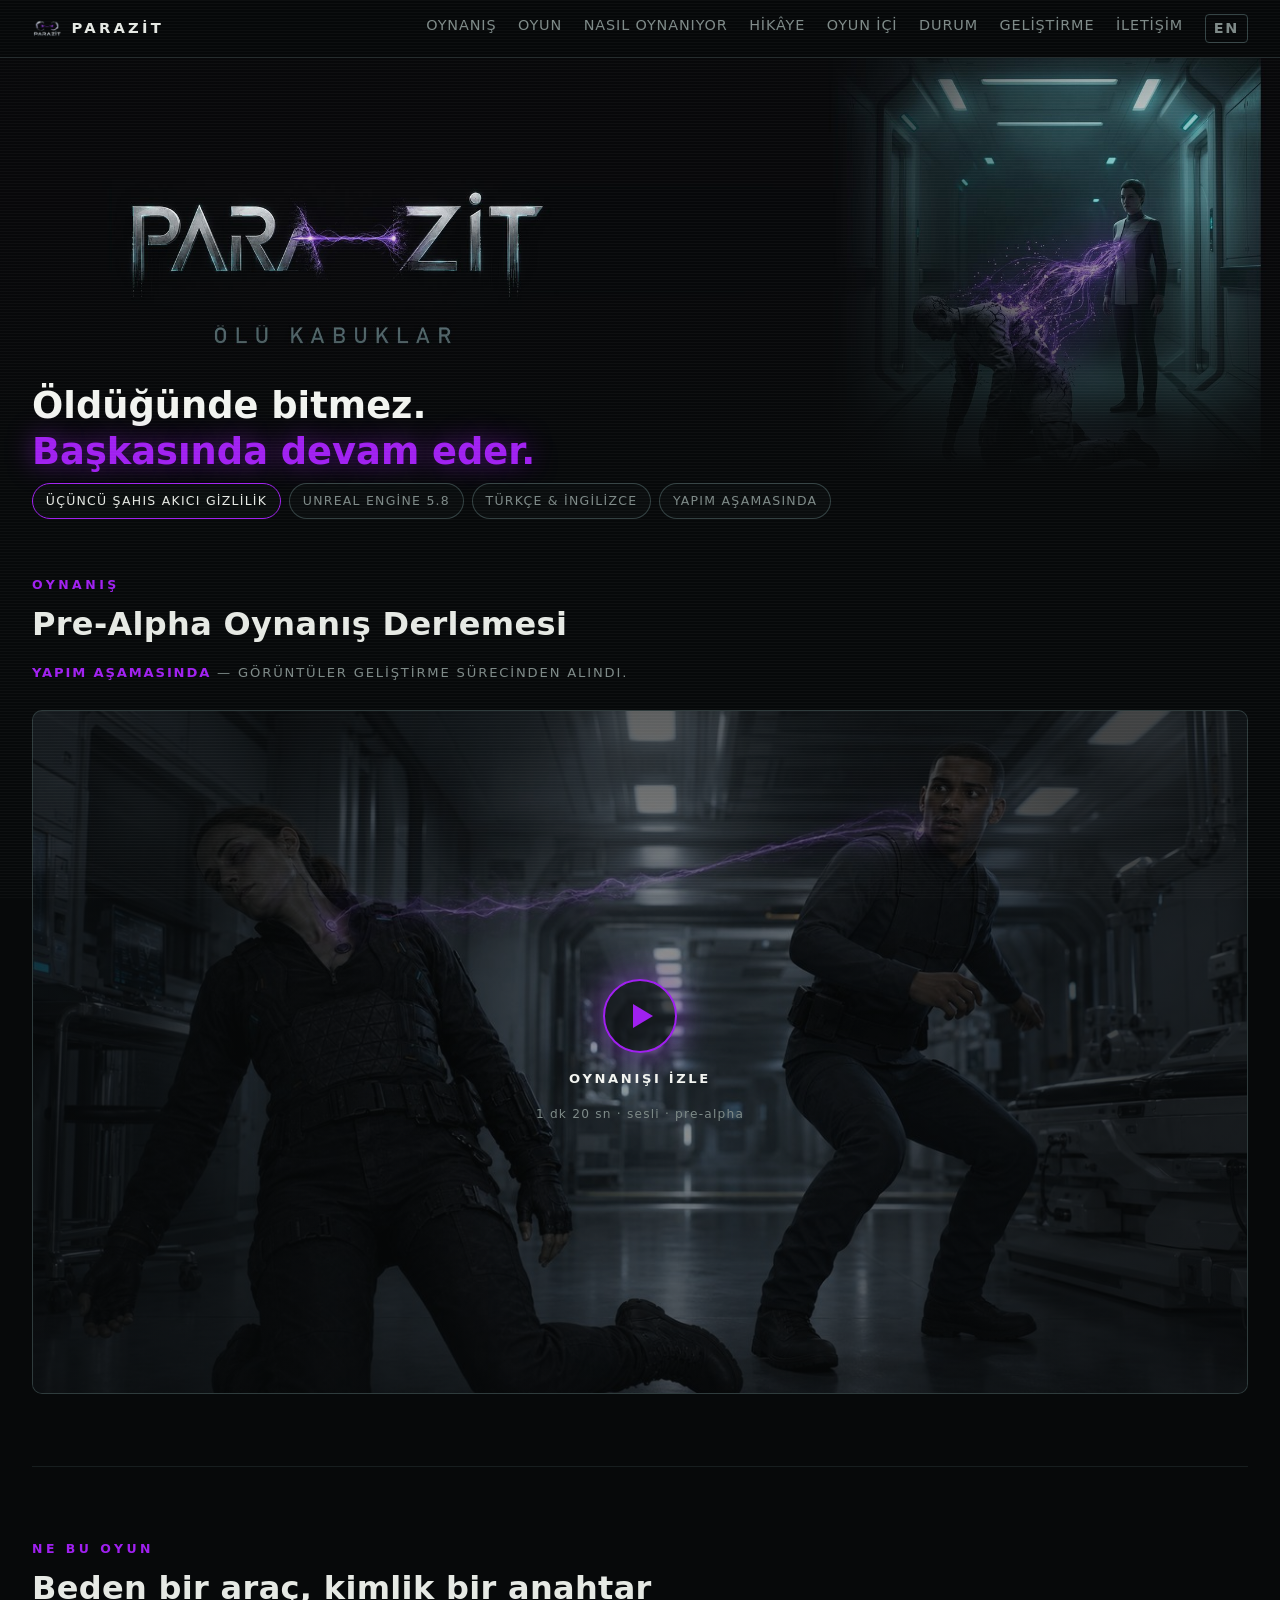
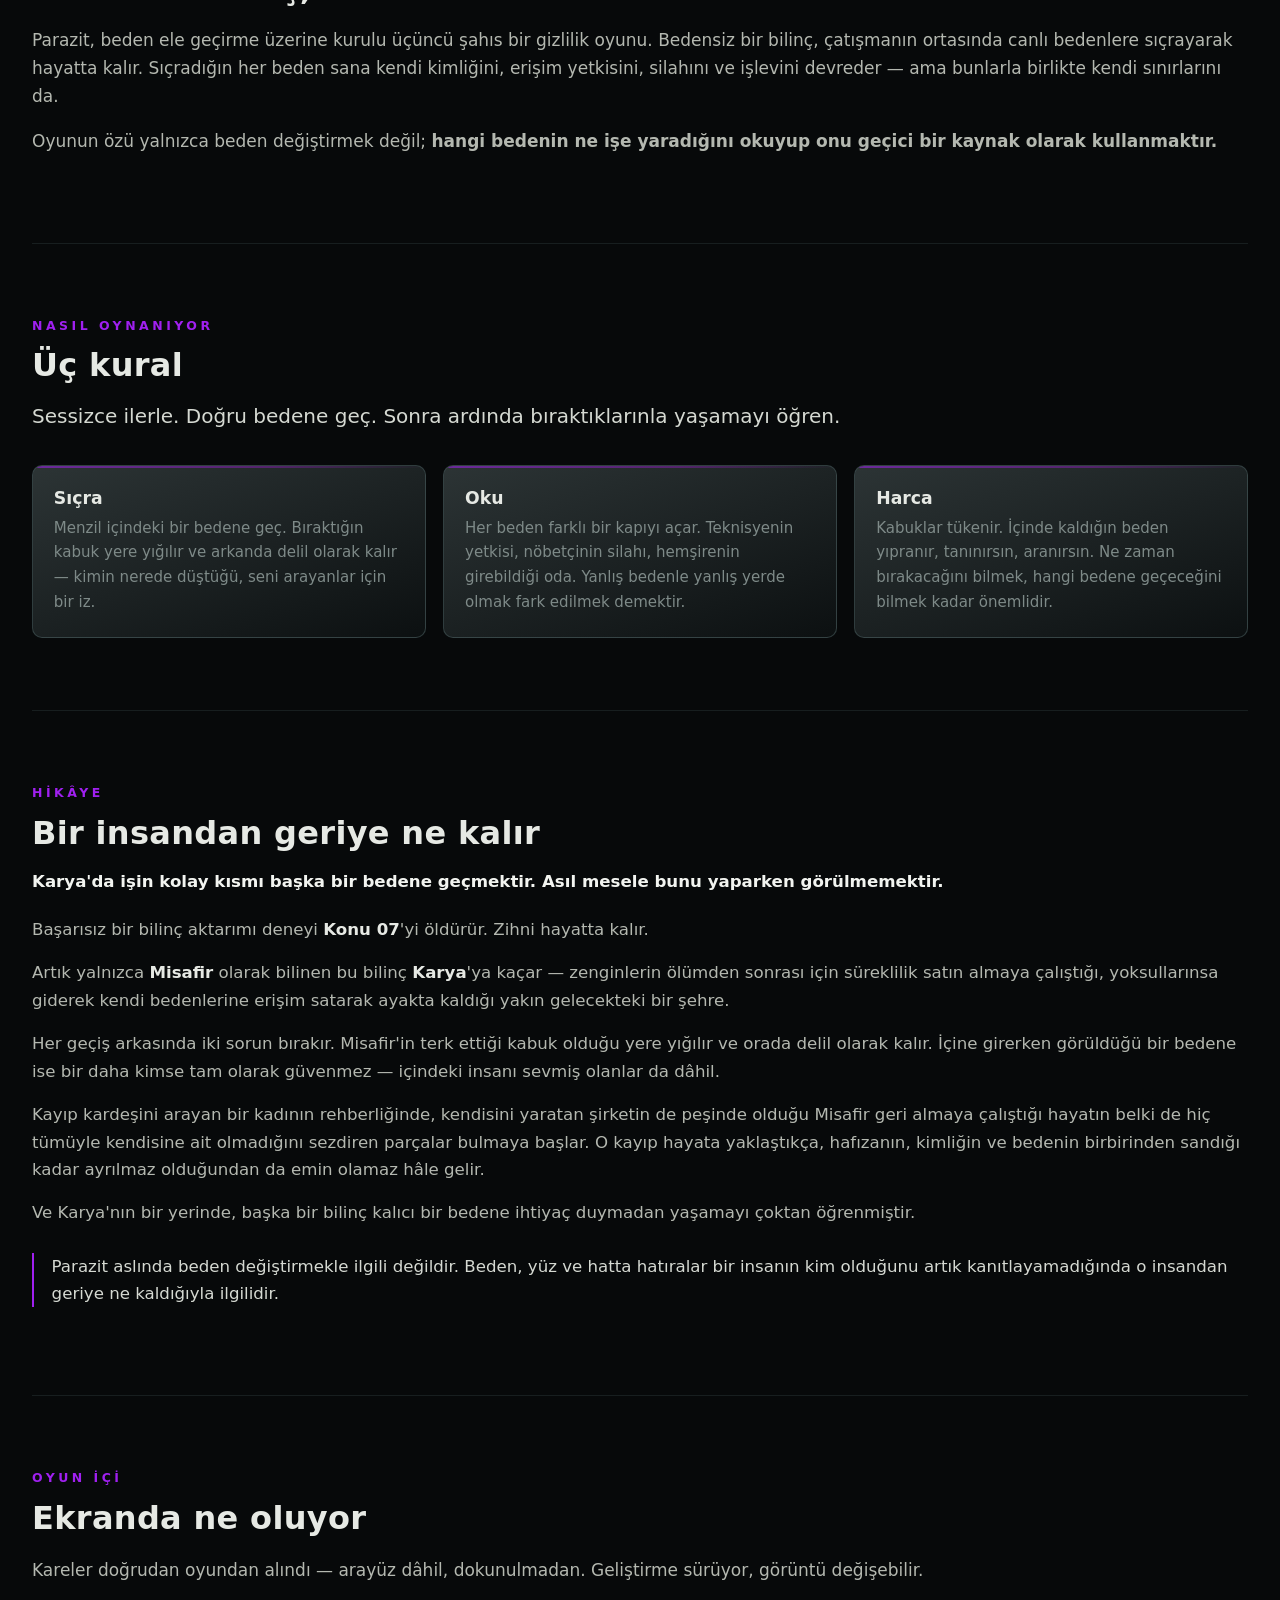
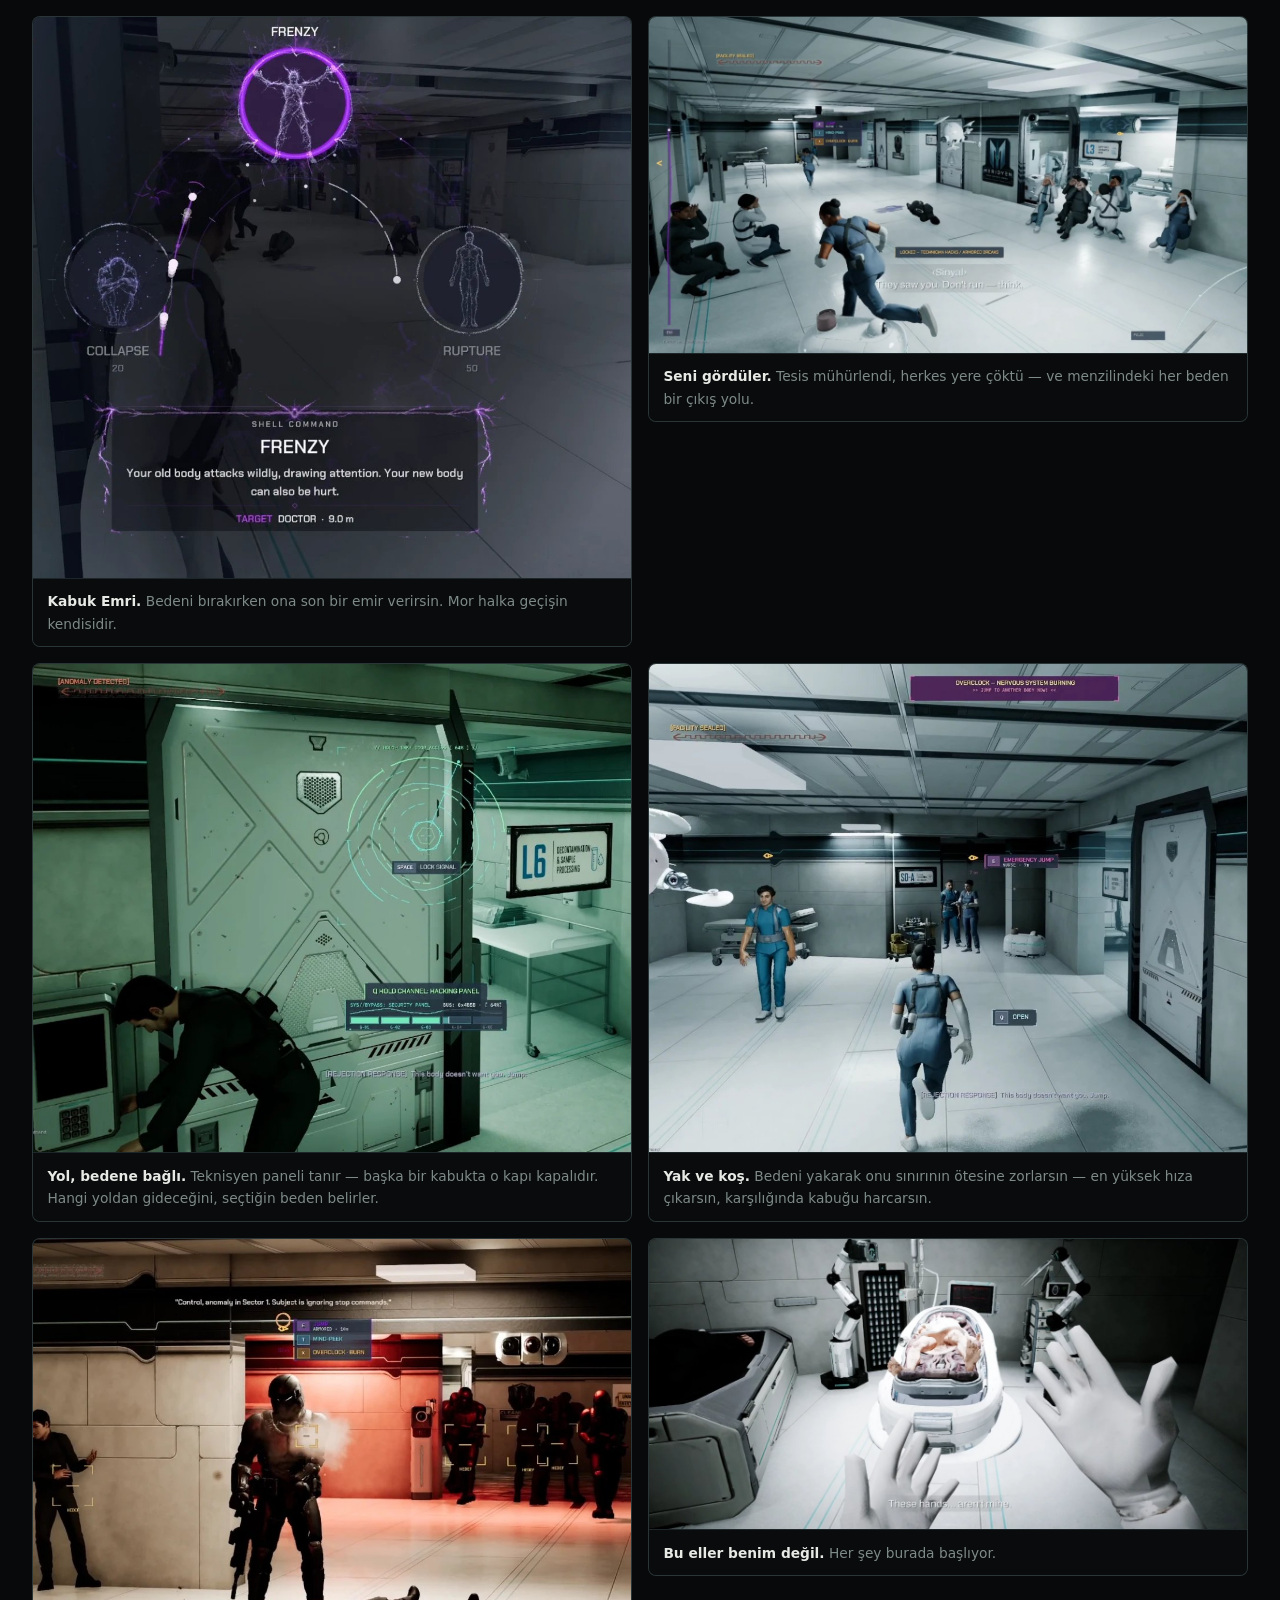
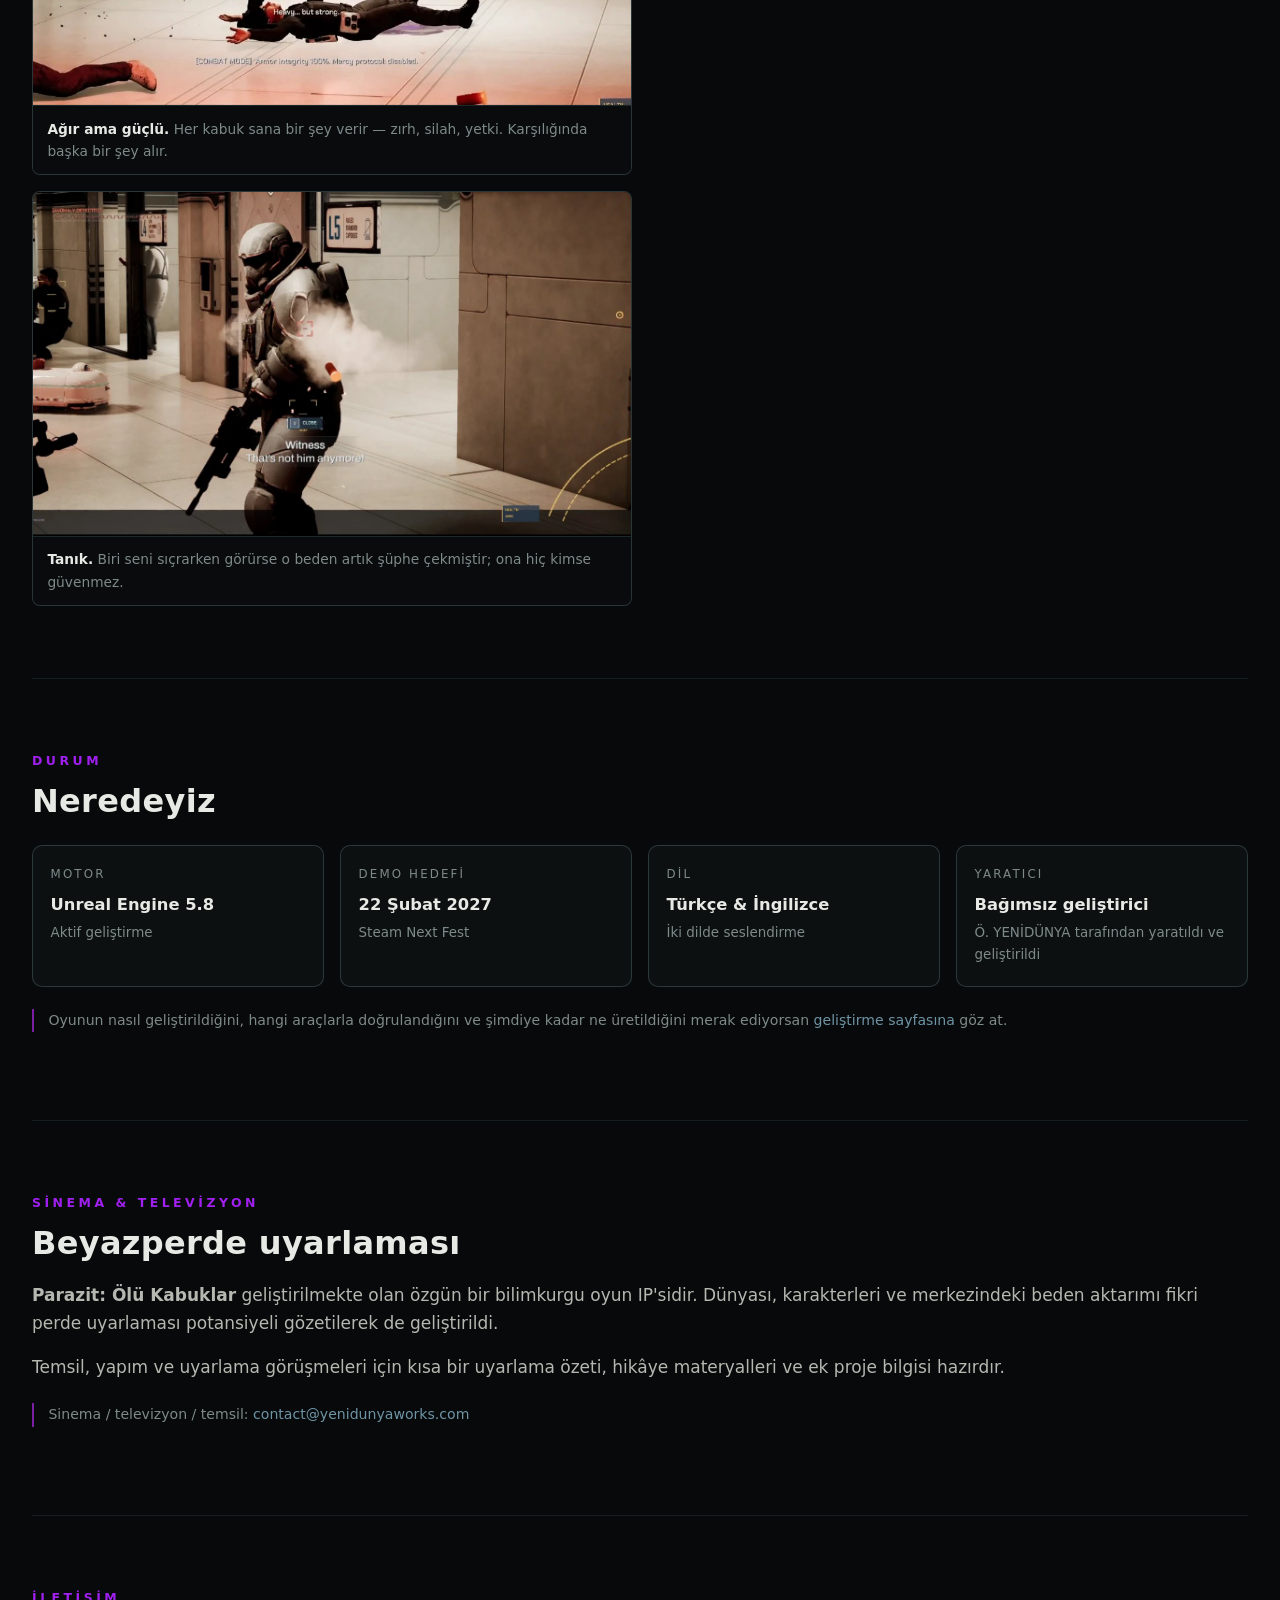
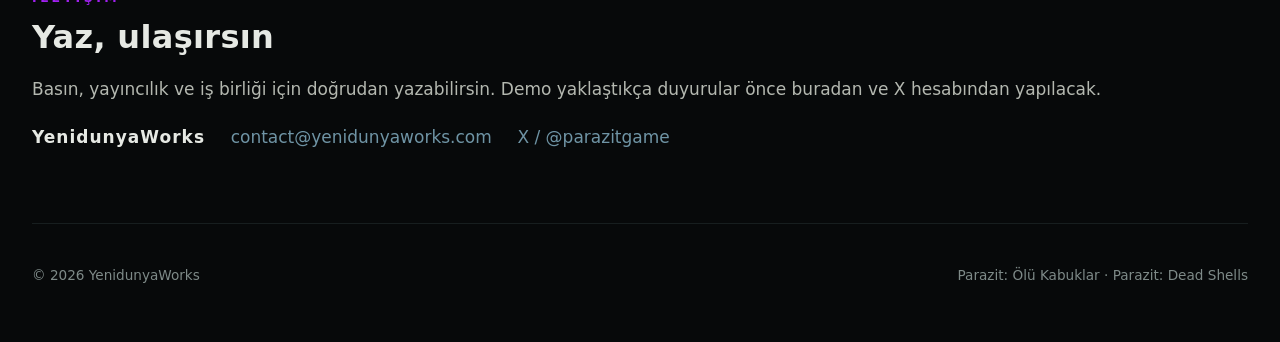
<file: index.html>
<!doctype html>
<html lang="tr">
  <head>
    <meta charset="utf-8">
    <meta name="viewport" content="width=device-width, initial-scale=1">
    <title>Parazit: Ölü Kabuklar</title>
    <meta name="description" content="Parazit: Ölü Kabuklar — beden ele geçirme üzerine kurulu üçüncü şahıs gizlilik oyunu. Unreal Engine 5.8.">
    <meta name="theme-color" content="#07090A">
    <link rel="icon" href="gorsel/favicon-32.png" sizes="32x32">
    <link rel="apple-touch-icon" href="gorsel/apple-touch-icon.png">
    <meta property="og:title" content="Parazit: Ölü Kabuklar">
    <meta property="og:description" content="Öldüğünde bitmez. Başkasında devam eder.">
    <meta property="og:image" content="https://yenidunyaworks.com/gorsel/hero.jpg">
    <meta property="og:url" content="https://yenidunyaworks.com/">
    <meta property="og:type" content="website">
    <meta name="twitter:card" content="summary_large_image">
    <link rel="canonical" href="https://yenidunyaworks.com/">
    <link rel="alternate" hreflang="tr" href="https://yenidunyaworks.com/">
    <link rel="alternate" hreflang="en" href="https://yenidunyaworks.com/en/">
    <link rel="alternate" hreflang="x-default" href="https://yenidunyaworks.com/en/">
    <link rel="stylesheet" href="style.css?v=20261011b">
    <!-- Cloudflare Web Analytics -->
    <script type='module' src='https://static.cloudflareinsights.com/beacon.min.js' data-cf-beacon='{"token": "b5ee09957ade4e6d9fecace0fcfb5eaa"}'></script>
  </head>
  <body>

    <header class="site-header">
      <div class="header-ic">
        <a class="marka" href="#ana" aria-label="Parazit: Ölü Kabuklar — ana sayfa">
          <img src="gorsel/amblem.png" alt="" width="30" height="30">
          <span>Parazit</span>
        </a>
        <nav aria-label="Sayfa bölümleri">
          <a href="#video">Oynanış</a>
          <a href="#oyun">Oyun</a>
          <a href="#nasil">Nasıl oynanıyor</a>
          <a href="#hikaye">Hikâye</a>
          <a href="#oyunici">Oyun içi</a>
          <a href="#durum">Durum</a>
          <a href="gelistirme.html">Geliştirme</a>
          <a href="#iletisim">İletişim</a>
          <a class="dil" href="en/" hreflang="en" lang="en">EN</a>
        </nav>
      </div>
    </header>

    <main>

      <section class="hero" id="ana" aria-labelledby="oyun-adi">
        <div class="hero-gorsel">
          <img src="gorsel/hero.jpg"
               alt="Parazit: Ölü Kabuklar — karanlık bir tesis koridorunda çöken bir bedenden mor bir ışık akımı yükseliyor"
               width="2200" height="710" fetchpriority="high">
        </div>
        <div class="hero-alt">
          <h1 id="oyun-adi" class="hero-cizgi">
            Öldüğünde bitmez.<br><span class="vurgu">Başkasında devam eder.</span>
          </h1>
          <div class="rozetler">
            <span class="rozet one">Üçüncü şahıs akıcı gizlilik</span>
            <span class="rozet">Unreal Engine 5.8</span>
            <span class="rozet">Türkçe &amp; İngilizce</span>
            <span class="rozet">Yapım aşamasında</span>
          </div>
        </div>
      </section>

      <section class="bolum video-bolum" id="video" aria-labelledby="video-baslik">
        <p class="ust-etiket">Oynanış</p>
        <h2 id="video-baslik">Pre-Alpha Oynanış Derlemesi</h2>
        <p class="video-altbilgi"><b>Yapım aşamasında</b> — görüntüler geliştirme sürecinden alındı.</p>
        <div class="video-kutu" role="button" tabindex="0" data-baslik="Parazit: Ölü Kabuklar — oynanış videosu">
          <img src="gorsel/video-poster.jpg?v=20261011b" alt="Bir sağlık odasında yere çöken kadından arkasında çömelen adama sıçrayan mor akım" width="1280" height="720" loading="lazy">
          <span class="video-oynat">
            <span class="daire" aria-hidden="true"></span>
            <span class="etiket">Oynanışı izle</span>
            <span class="sure">1 dk 20 sn · sesli · pre-alpha</span>
          </span>
        </div>
      </section>

      <section class="bolum" id="oyun" aria-labelledby="oyun-baslik">
        <p class="ust-etiket">Ne bu oyun</p>
        <h2 id="oyun-baslik">Beden bir araç, kimlik bir anahtar</h2>
        <div>
          <article>
            <p>Parazit, beden ele geçirme üzerine kurulu üçüncü şahıs bir gizlilik oyunu. Bedensiz bir bilinç, çatışmanın ortasında canlı bedenlere sıçrayarak hayatta kalır. Sıçradığın her beden sana kendi kimliğini, erişim yetkisini, silahını ve işlevini devreder — ama bunlarla birlikte kendi sınırlarını da.</p>
            <p>Oyunun özü yalnızca beden değiştirmek değil; <strong>hangi bedenin ne işe yaradığını okuyup onu geçici bir kaynak olarak kullanmaktır.</strong></p>
          </article>
        </div>
      </section>

      <section class="bolum" id="nasil" aria-labelledby="nasil-baslik">
        <p class="ust-etiket">Nasıl oynanıyor</p>
        <h2 id="nasil-baslik">Üç kural</h2>
        <p class="kural-giris">Sessizce ilerle. Doğru bedene geç. Sonra ardında bıraktıklarınla yaşamayı öğren.</p>
        <div class="kartlar">
          <article class="kart">
            <h3>Sıçra</h3>
            <p>Menzil içindeki bir bedene geç. Bıraktığın kabuk yere yığılır ve arkanda delil olarak kalır — kimin nerede düştüğü, seni arayanlar için bir iz.</p>
          </article>
          <article class="kart">
            <h3>Oku</h3>
            <p>Her beden farklı bir kapıyı açar. Teknisyenin yetkisi, nöbetçinin silahı, hemşirenin girebildiği oda. Yanlış bedenle yanlış yerde olmak fark edilmek demektir.</p>
          </article>
          <article class="kart">
            <h3>Harca</h3>
            <p>Kabuklar tükenir. İçinde kaldığın beden yıpranır, tanınırsın, aranırsın. Ne zaman bırakacağını bilmek, hangi bedene geçeceğini bilmek kadar önemlidir.</p>
          </article>
        </div>
      </section>


      <section class="bolum" id="hikaye" aria-labelledby="hikaye-baslik">
        <p class="ust-etiket">Hikâye</p>
        <h2 id="hikaye-baslik">Bir insandan geriye ne kalır</h2>
        <div class="hikaye">
          <p class="hikaye-acilis">Karya'da işin kolay kısmı başka bir bedene geçmektir. Asıl mesele bunu yaparken görülmemektir.</p>
          <p>Başarısız bir bilinç aktarımı deneyi <b>Konu 07</b>'yi öldürür. Zihni hayatta kalır.</p>
          <p>Artık yalnızca <b>Misafir</b> olarak bilinen bu bilinç <b>Karya</b>'ya kaçar — zenginlerin ölümden sonrası için süreklilik satın almaya çalıştığı, yoksullarınsa giderek kendi bedenlerine erişim satarak ayakta kaldığı yakın gelecekteki bir şehre.</p>
          <p>Her geçiş arkasında iki sorun bırakır. Misafir'in terk ettiği kabuk olduğu yere yığılır ve orada delil olarak kalır. İçine girerken görüldüğü bir bedene ise bir daha kimse tam olarak güvenmez — içindeki insanı sevmiş olanlar da dâhil.</p>
          <p>Kayıp kardeşini arayan bir kadının rehberliğinde, kendisini yaratan şirketin de peşinde olduğu Misafir geri almaya çalıştığı hayatın belki de hiç tümüyle kendisine ait olmadığını sezdiren parçalar bulmaya başlar. O kayıp hayata yaklaştıkça, hafızanın, kimliğin ve bedenin birbirinden sandığı kadar ayrılmaz olduğundan da emin olamaz hâle gelir.</p>
          <p>Ve Karya'nın bir yerinde, başka bir bilinç kalıcı bir bedene ihtiyaç duymadan yaşamayı çoktan öğrenmiştir.</p>
          <p class="hikaye-kapanis">Parazit aslında beden değiştirmekle ilgili değildir. Beden, yüz ve hatta hatıralar bir insanın kim olduğunu artık kanıtlayamadığında o insandan geriye ne kaldığıyla ilgilidir.</p>
        </div>
      </section>

      <section class="bolum" id="oyunici" aria-labelledby="oyunici-baslik">
        <p class="ust-etiket">Oyun içi</p>
        <h2 id="oyunici-baslik">Ekranda ne oluyor</h2>
        <p>Kareler doğrudan oyundan alındı — arayüz dâhil, dokunulmadan. Geliştirme sürüyor, görüntü değişebilir.</p>
        <div class="oyun-izgara">
          <figure class="oyun-kare">
            <img src="gorsel/oyun-1.jpg" alt="Kabuk Emri radial menüsü: Çök, Çıldır ve Yarıl seçenekleri mor bir halka içinde" loading="lazy" width="1052" height="986">
            <figcaption><b>Kabuk Emri.</b> Bedeni bırakırken ona son bir emir verirsin. Mor halka geçişin kendisidir.</figcaption>
          </figure>
          <figure class="oyun-kare">
            <img src="gorsel/oyun-2.jpg" alt="Panik hâlindeki laboratuvar koridoru, çömelmiş insanlar, açık sıçrama menüsü" loading="lazy" width="1280" height="718">
            <figcaption><b>Seni gördüler.</b> Tesis mühürlendi, herkes yere çöktü — ve menzilindeki her beden bir çıkış yolu.</figcaption>
          </figure>
          <figure class="oyun-kare">
            <img src="gorsel/oyun-7.jpg" alt="Teknisyen bedeninde bir güvenlik paneli hackleniyor, kapı erişimi yüzde 64" loading="lazy" width="1037" height="846">
            <figcaption><b>Yol, bedene bağlı.</b> Teknisyen paneli tanır — başka bir kabukta o kapı kapalıdır. Hangi yoldan gideceğini, seçtiğin beden belirler.</figcaption>
          </figure>
          <figure class="oyun-kare">
            <img src="gorsel/oyun-3.jpg" alt="Aşırı yüklenme uyarısı: sinir sistemi yanıyor, hemen başka bir bedene sıçra" loading="lazy" width="1109" height="905">
            <figcaption><b>Yak ve koş.</b> Bedeni yakarak onu sınırının ötesine zorlarsın — en yüksek hıza çıkarsın, karşılığında kabuğu harcarsın.</figcaption>
          </figure>
          <figure class="oyun-kare">
            <img src="gorsel/oyun-4.jpg" alt="Kırmızı alarm ışığı altında zırhlı bir beden, yerde bir ceset" loading="lazy" width="1016" height="792">
            <figcaption><b>Ağır ama güçlü.</b> Her kabuk sana bir şey verir — zırh, silah, yetki. Karşılığında başka bir şey alır.</figcaption>
          </figure>
          <figure class="oyun-kare">
            <img src="gorsel/oyun-5.jpg" alt="Birinci şahıs bakışla iki el, karşıda açık bir transfer kapsülü" loading="lazy" width="1280" height="621">
            <figcaption><b>Bu eller benim değil.</b> Her şey burada başlıyor.</figcaption>
          </figure>
          <figure class="oyun-kare">
            <img src="gorsel/oyun-6.jpg" alt="Silahlı zırhlı asker, yanında tanık altyazısı" loading="lazy" width="1280" height="736">
            <figcaption><b>Tanık.</b> Biri seni sıçrarken görürse o beden artık şüphe çekmiştir; ona hiç kimse güvenmez.</figcaption>
          </figure>
        </div>
      </section>

      <section class="bolum" id="durum" aria-labelledby="durum-baslik">
        <p class="ust-etiket">Durum</p>
        <h2 id="durum-baslik">Neredeyiz</h2>
        <dl class="durum-izgara">
          <div class="durum-kutu">
            <dt>Motor</dt>
            <dd>Unreal Engine 5.8<small>Aktif geliştirme</small></dd>
          </div>
          <div class="durum-kutu">
            <dt>Demo hedefi</dt>
            <dd>22 Şubat 2027<small>Steam Next Fest</small></dd>
          </div>
          <div class="durum-kutu">
            <dt>Dil</dt>
            <dd>Türkçe &amp; İngilizce<small>İki dilde seslendirme</small></dd>
          </div>
          <div class="durum-kutu">
            <dt>Yaratıcı</dt>
            <dd>Bağımsız geliştirici<small>Ö. YENİDÜNYA tarafından yaratıldı ve geliştirildi</small></dd>
          </div>
        </dl>
        <p class="not">Oyunun nasıl geliştirildiğini, hangi araçlarla doğrulandığını ve şimdiye kadar ne üretildiğini merak ediyorsan <a href="gelistirme.html">geliştirme sayfasına</a> göz at.</p>
      </section>


      <section class="bolum" id="perde" aria-labelledby="perde-baslik">
        <p class="ust-etiket">Sinema &amp; televizyon</p>
        <h2 id="perde-baslik">Beyazperde uyarlaması</h2>
        <p><b>Parazit: Ölü Kabuklar</b> geliştirilmekte olan özgün bir bilimkurgu oyun IP'sidir. Dünyası, karakterleri ve merkezindeki beden aktarımı fikri perde uyarlaması potansiyeli gözetilerek de geliştirildi.</p>
        <p>Temsil, yapım ve uyarlama görüşmeleri için kısa bir uyarlama özeti, hikâye materyalleri ve ek proje bilgisi hazırdır.</p>
        <p class="not">Sinema / televizyon / temsil: <a href="mailto:contact@yenidunyaworks.com">contact@yenidunyaworks.com</a></p>
      </section>

      <section class="bolum" id="iletisim" aria-labelledby="iletisim-baslik">
        <p class="ust-etiket">İletişim</p>
        <h2 id="iletisim-baslik">Yaz, ulaşırsın</h2>
        <p>Basın, yayıncılık ve iş birliği için doğrudan yazabilirsin. Demo yaklaştıkça duyurular önce buradan ve X hesabından yapılacak.</p>
        <div class="iletisim-satir">
          <span class="studyo">YenidunyaWorks</span>
          <a href="mailto:contact@yenidunyaworks.com">contact@yenidunyaworks.com</a>
          <a href="https://x.com/parazitgame" rel="me noopener">X / @parazitgame</a>
        </div>
      </section>

    </main>

    <footer>
      <span>© 2026 YenidunyaWorks</span>
      <span>Parazit: Ölü Kabuklar · Parazit: Dead Shells</span>
    </footer>


    <script>
      document.querySelectorAll('.video-kutu').forEach(function (kutu) {
        kutu.addEventListener('click', function () {
          if (kutu.dataset.acildi) return;
          kutu.dataset.acildi = '1';
          var f = document.createElement('iframe');
          f.src = 'https://www.youtube-nocookie.com/embed/8a3GGomhX2M?autoplay=1&rel=0';
          f.title = kutu.dataset.baslik || 'Gameplay';
          f.allow = 'accelerometer; autoplay; encrypted-media; picture-in-picture; web-share';
          f.setAttribute('allowfullscreen', '');
          kutu.innerHTML = '';
          kutu.appendChild(f);
        });
      });
    </script>
  </body>
</html>
</file>
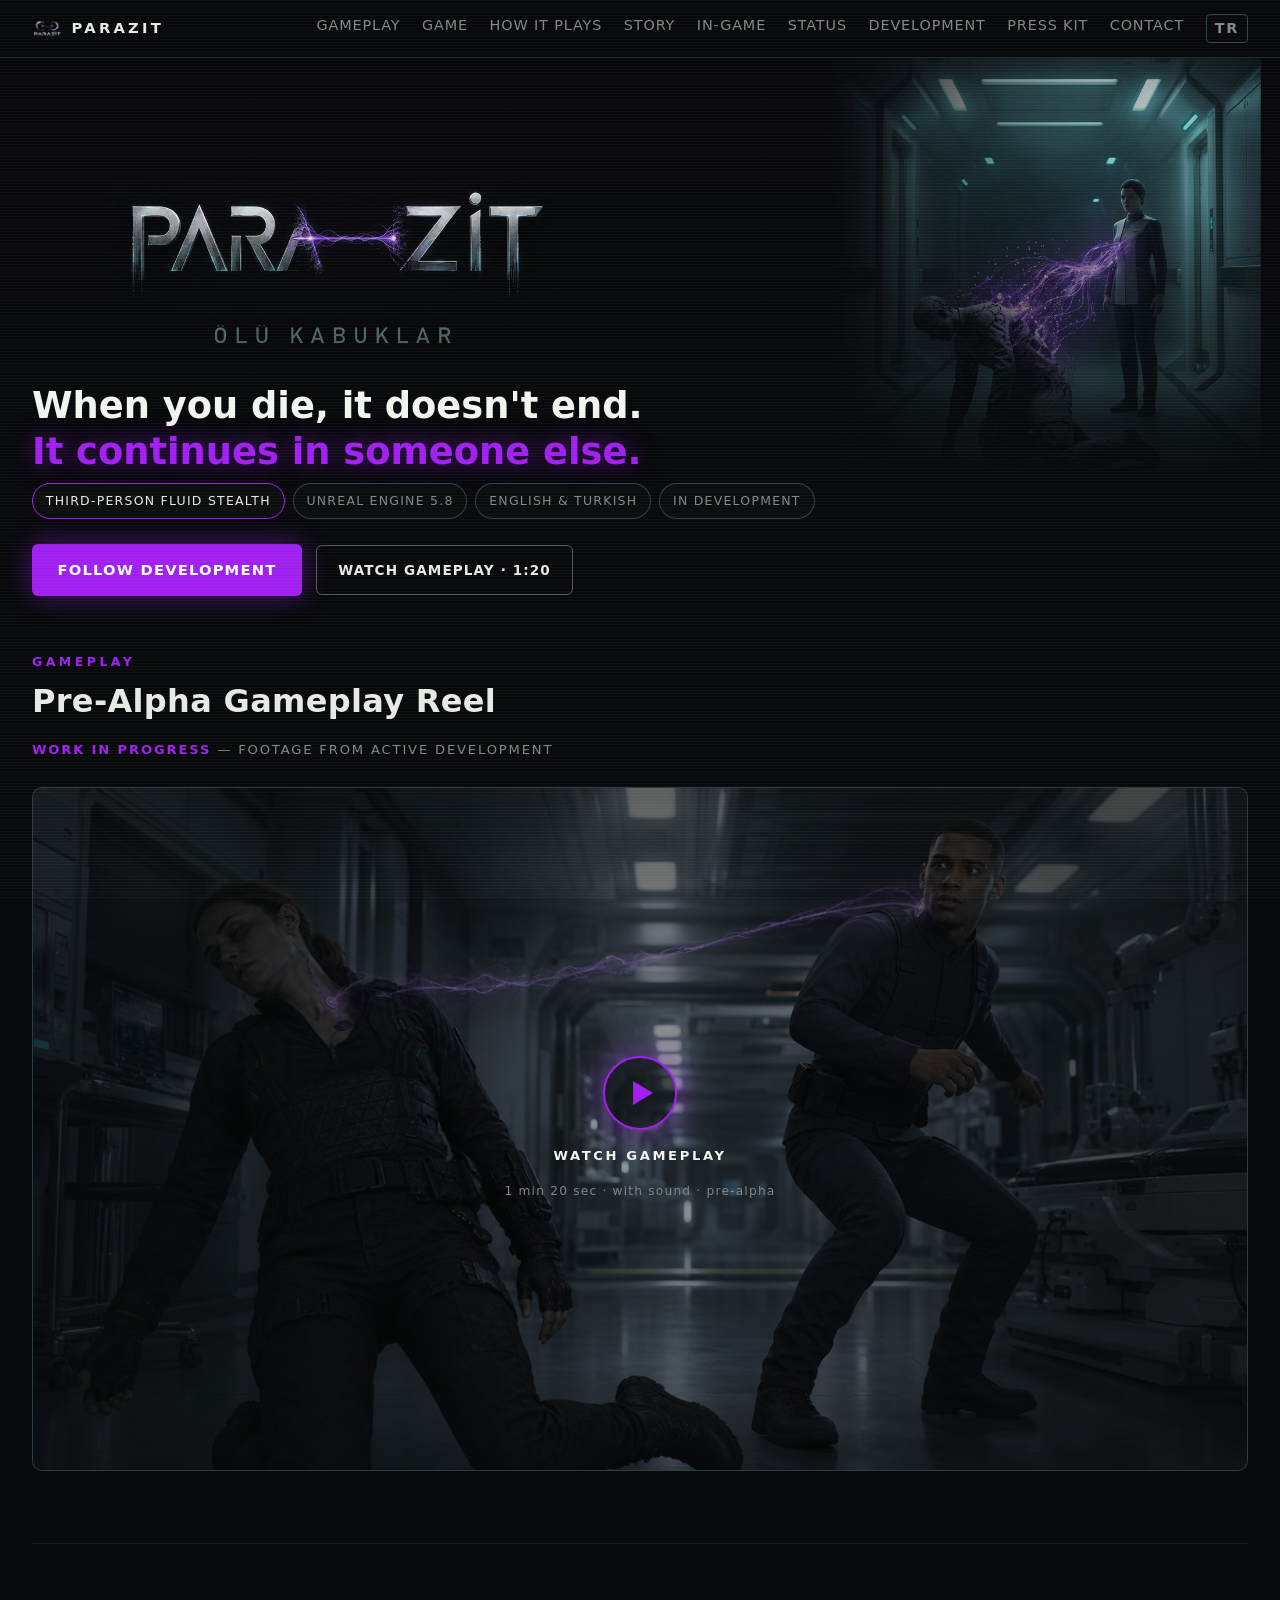
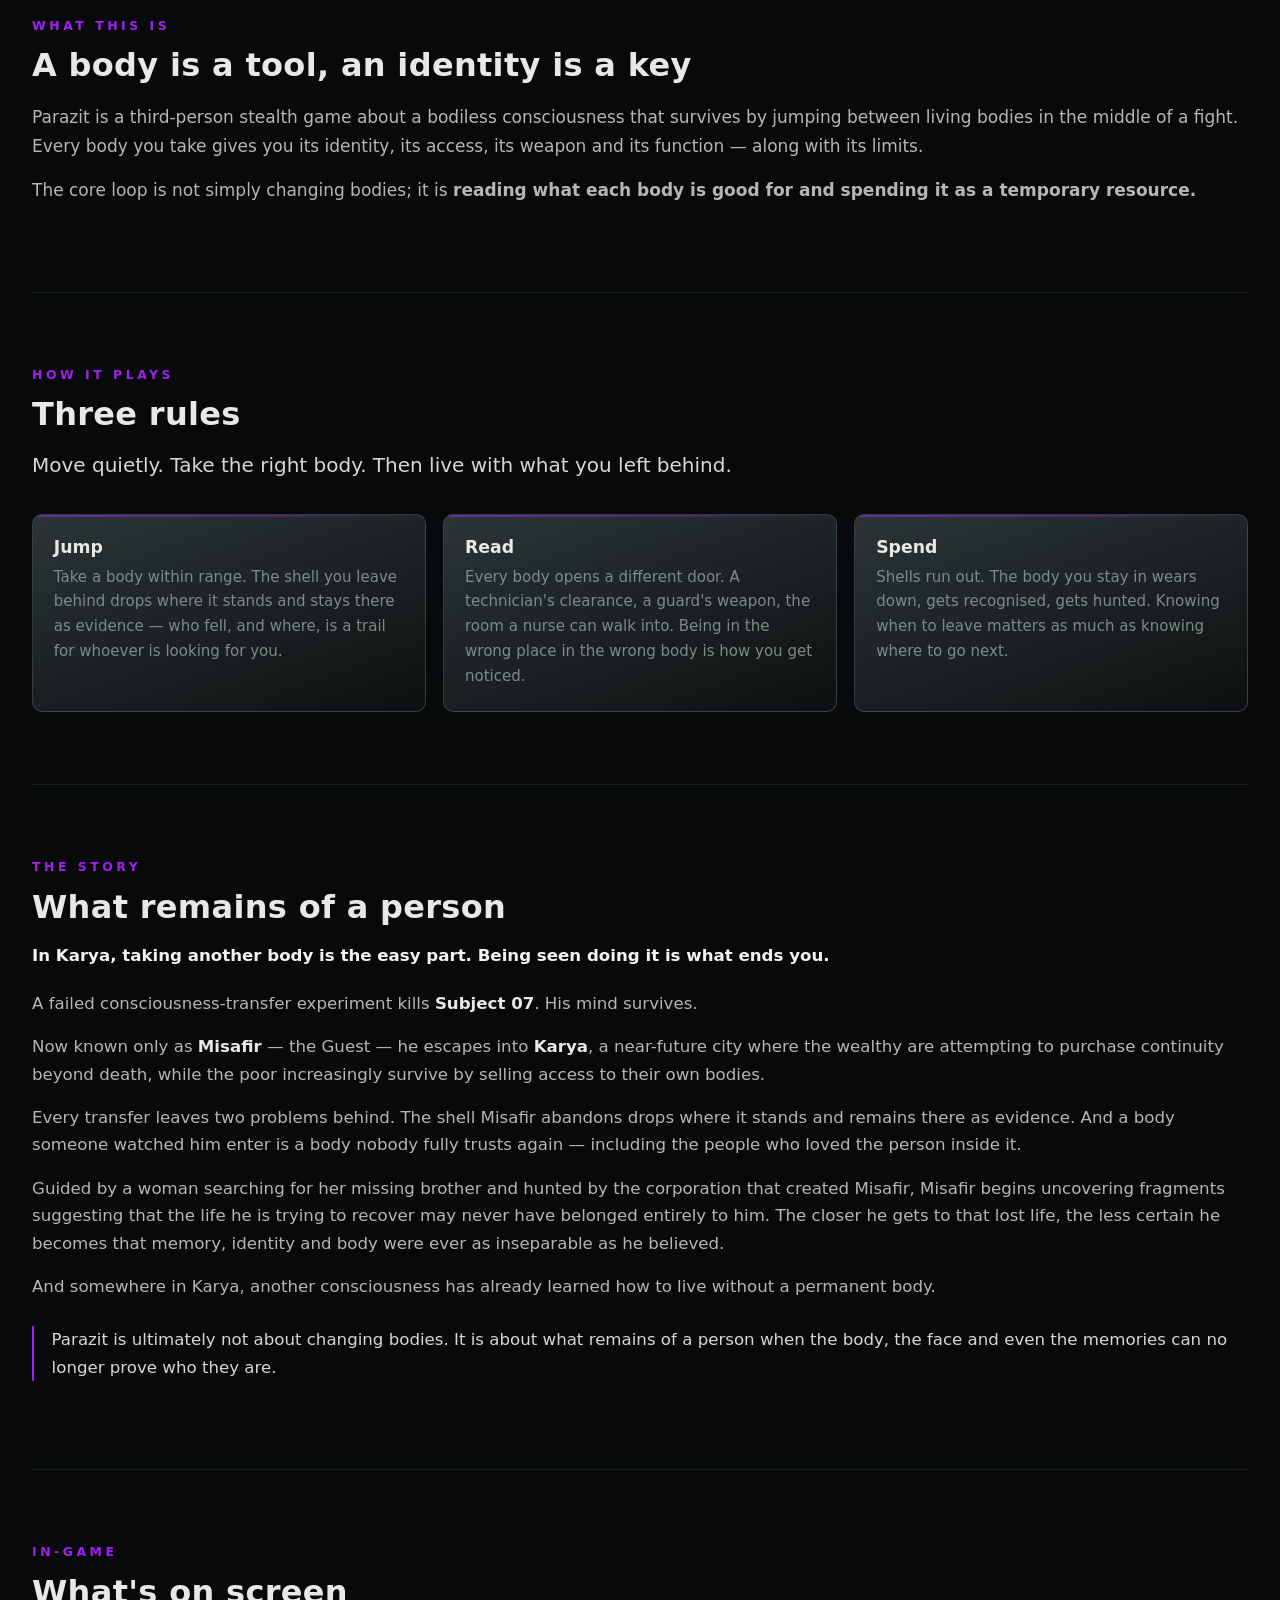
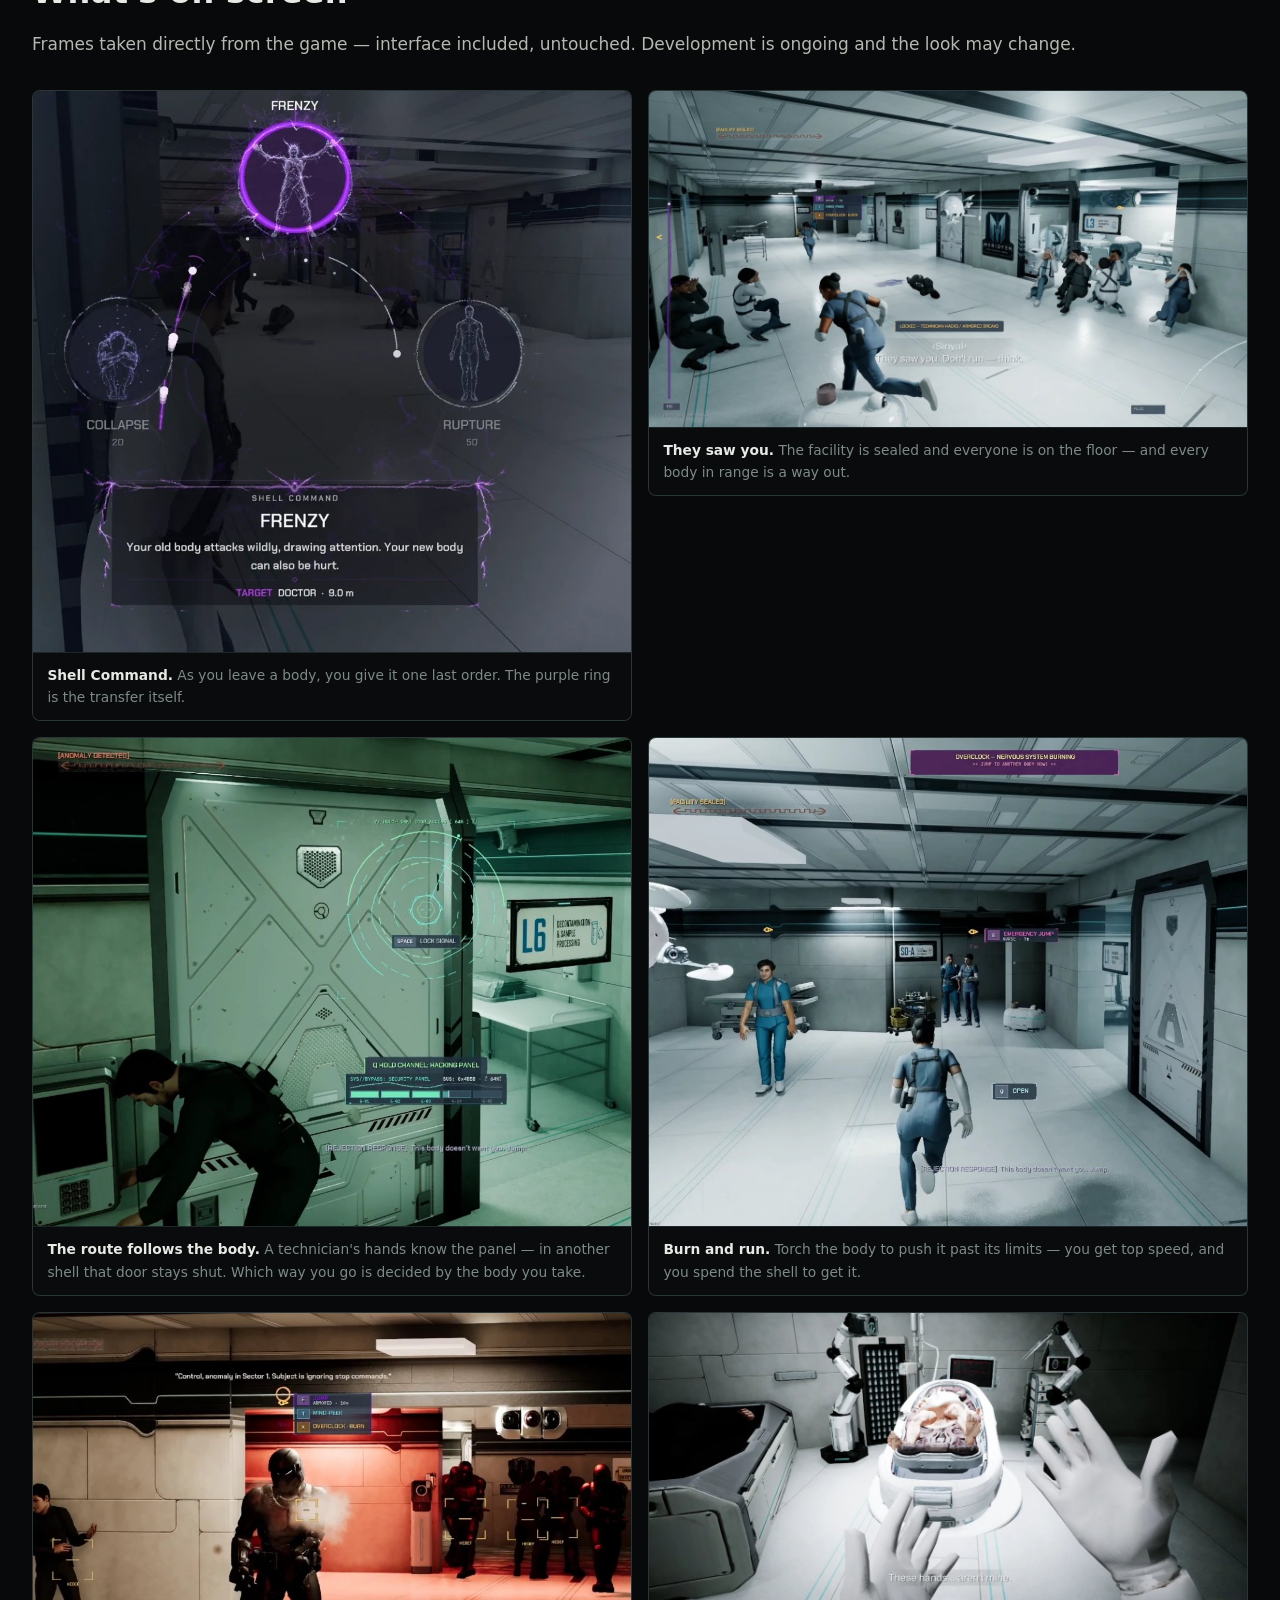
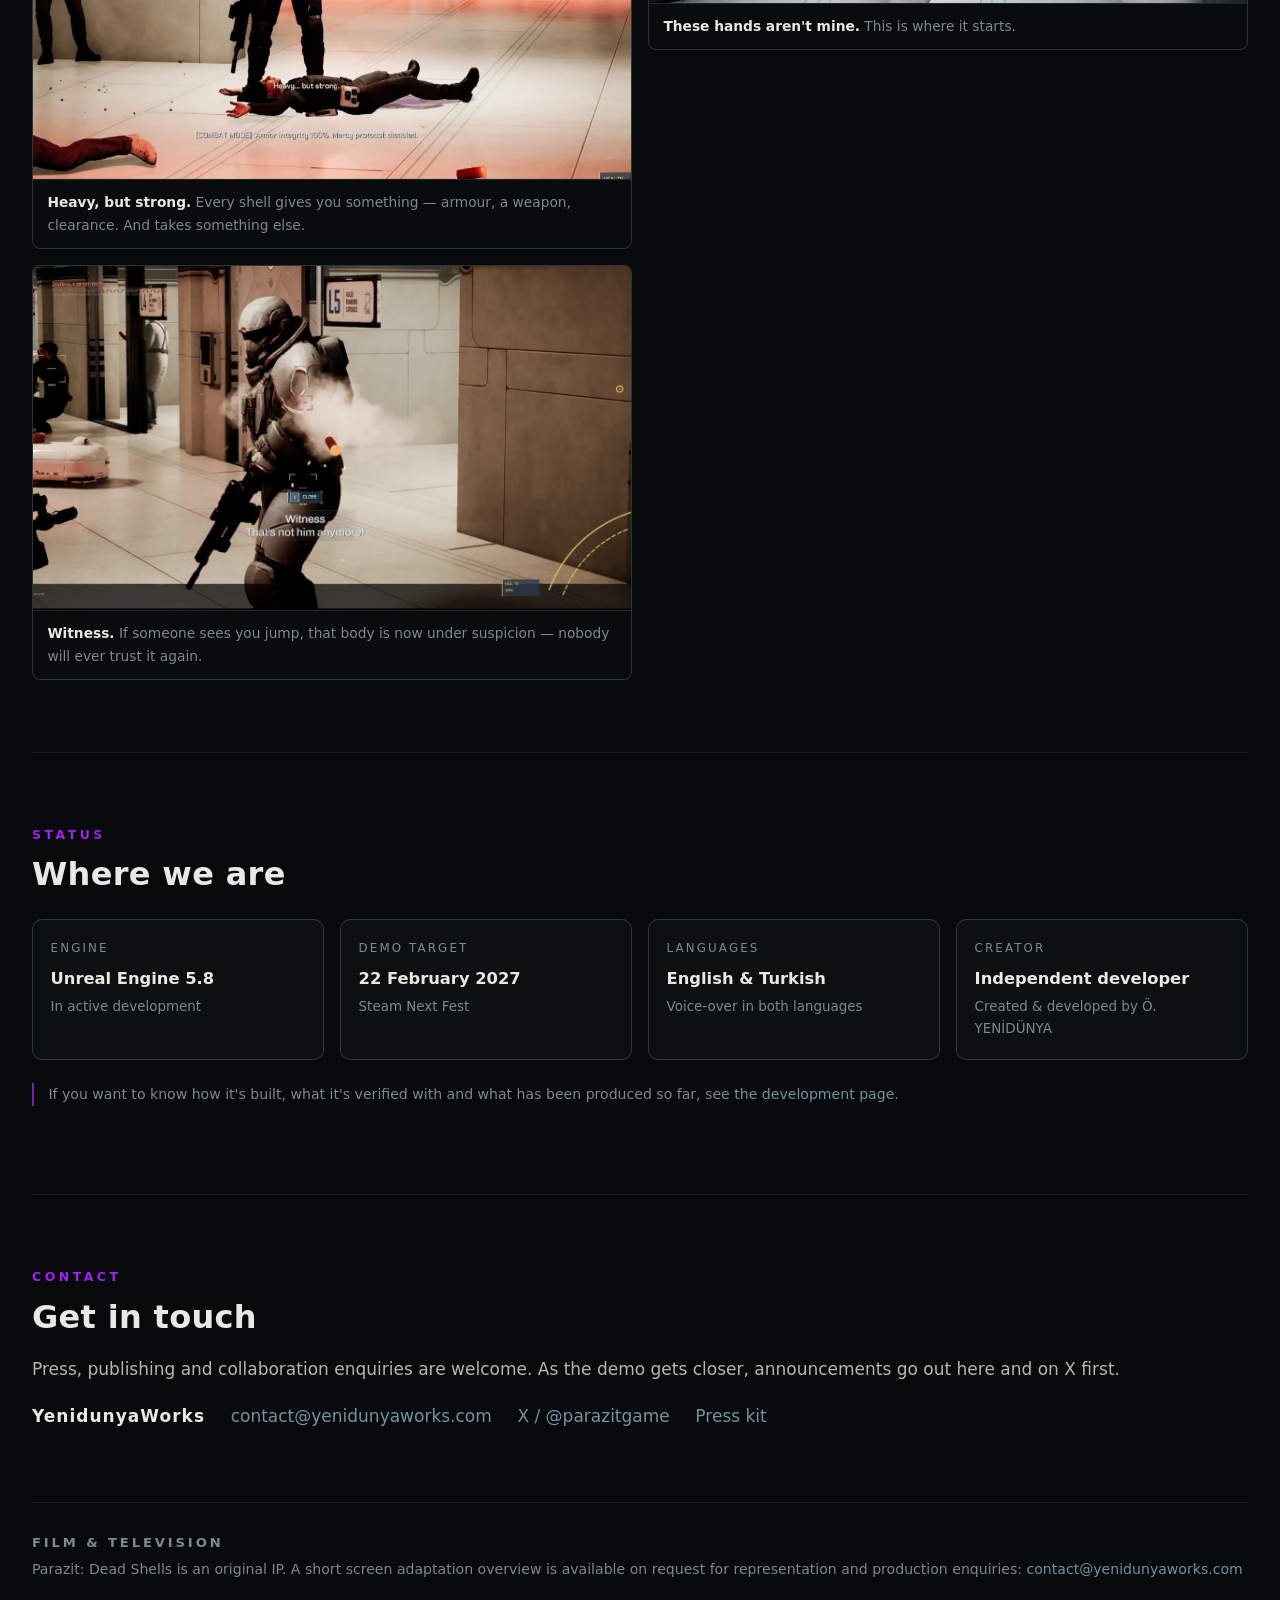
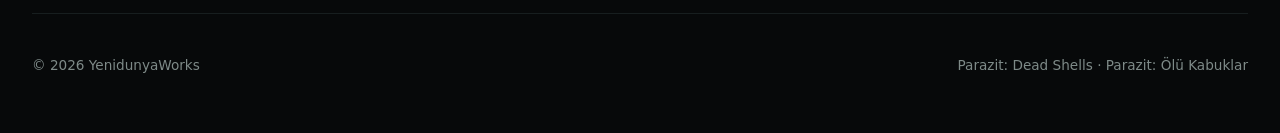
<file: en/index.html>
<!doctype html>
<html lang="en">
  <head>
    <meta charset="utf-8">
    <meta name="viewport" content="width=device-width, initial-scale=1">
    <title>Parazit: Dead Shells</title>
    <meta name="description" content="Parazit: Dead Shells — a third-person stealth game about a bodiless consciousness that survives by jumping between living bodies. Unreal Engine 5.8.">
    <meta name="theme-color" content="#07090A">
    <link rel="canonical" href="https://yenidunyaworks.com/en/">
    <link rel="alternate" hreflang="tr" href="https://yenidunyaworks.com/">
    <link rel="alternate" hreflang="en" href="https://yenidunyaworks.com/en/">
    <link rel="alternate" hreflang="x-default" href="https://yenidunyaworks.com/en/">
    <link rel="icon" href="../gorsel/favicon-32.png" sizes="32x32">
    <link rel="apple-touch-icon" href="../gorsel/apple-touch-icon.png">
    <meta property="og:title" content="Parazit: Dead Shells">
    <meta property="og:description" content="When you die, it doesn't end. It continues in someone else.">
    <meta property="og:image" content="https://yenidunyaworks.com/gorsel/hero.jpg">
    <meta property="og:url" content="https://yenidunyaworks.com/en/">
    <meta property="og:type" content="website">
    <meta name="twitter:card" content="summary_large_image">
    <link rel="stylesheet" href="../style.css?v=20261011b">
    <!-- Cloudflare Web Analytics -->
    <script type='module' src='https://static.cloudflareinsights.com/beacon.min.js' data-cf-beacon='{"token": "b5ee09957ade4e6d9fecace0fcfb5eaa"}'></script>
  </head>
  <body>

    <header class="site-header">
      <div class="header-ic">
        <a class="marka" href="#top" aria-label="Parazit: Dead Shells — home">
          <img src="../gorsel/amblem.png" alt="" width="30" height="30">
          <span>Parazit</span>
        </a>
        <nav aria-label="Sections">
          <a href="#video">Gameplay</a>
          <a href="#game">Game</a>
          <a href="#how">How it plays</a>
          <a href="#story">Story</a>
          <a href="#ingame">In-game</a>
          <a href="#status">Status</a>
          <a href="development.html">Development</a>
          <a href="press.html">Press kit</a>
          <a href="#contact">Contact</a>
          <a class="dil" href="../" hreflang="tr" lang="tr">TR</a>
        </nav>
      </div>
    </header>

    <main>

      <section class="hero" id="top" aria-labelledby="game-title">
        <div class="hero-gorsel">
          <img src="../gorsel/hero.jpg"
               alt="Parazit: Dead Shells — a purple current rises from a collapsing body in a dark facility corridor"
               width="2200" height="710" fetchpriority="high">
        </div>
        <div class="hero-alt">
          <h1 id="game-title" class="hero-cizgi">
            When you die, it doesn't end.<br><span class="vurgu">It continues in someone else.</span>
          </h1>
          <div class="rozetler">
            <span class="rozet one">Third-person fluid stealth</span>
            <span class="rozet">Unreal Engine 5.8</span>
            <span class="rozet">English &amp; Turkish</span>
            <span class="rozet">In development</span>
          </div>
          <!-- ANA BUTON (CTA) — Steam sayfası yayına girince YALNIZ bu <a> değişir:
               href  -> https://store.steampowered.com/app/<APP_ID>/
               metin -> Wishlist on Steam
               (rel ve target aynı kalır). Ayrıntı: Pazarlama/site/README.md §Ana buton -->
          <div class="cta-satir">
            <a class="buton-ana" href="https://x.com/parazitgame" target="_blank" rel="noopener">Follow Development</a>
            <a class="buton-ikincil" href="#video">Watch gameplay · 1:20</a>
          </div>
        </div>
      </section>

      <section class="bolum video-bolum" id="video" aria-labelledby="video-heading">
        <p class="ust-etiket">Gameplay</p>
        <h2 id="video-heading">Pre-Alpha Gameplay Reel</h2>
        <p class="video-altbilgi"><b>Work in progress</b> — footage from active development</p>
        <div class="video-kutu" role="button" tabindex="0" data-baslik="Parazit: Dead Shells — gameplay video">
          <img src="../gorsel/video-poster.jpg?v=20261011b" alt="A purple current jumps from a collapsing woman to a man crouching behind her in a bright medical bay" width="1280" height="720" loading="lazy">
          <span class="video-oynat">
            <span class="daire" aria-hidden="true"></span>
            <span class="etiket">Watch gameplay</span>
            <span class="sure">1 min 20 sec · with sound · pre-alpha</span>
          </span>
        </div>
      </section>

      <section class="bolum" id="game" aria-labelledby="game-heading">
        <p class="ust-etiket">What this is</p>
        <h2 id="game-heading">A body is a tool, an identity is a key</h2>
        <div>
          <article>
            <p>Parazit is a third-person stealth game about a bodiless consciousness that survives by jumping between living bodies in the middle of a fight. Every body you take gives you its identity, its access, its weapon and its function — along with its limits.</p>
            <p>The core loop is not simply changing bodies; it is <strong>reading what each body is good for and spending it as a temporary resource.</strong></p>
          </article>
        </div>
      </section>

      <section class="bolum" id="how" aria-labelledby="how-heading">
        <p class="ust-etiket">How it plays</p>
        <h2 id="how-heading">Three rules</h2>
        <p class="kural-giris">Move quietly. Take the right body. Then live with what you left behind.</p>
        <div class="kartlar">
          <article class="kart">
            <h3>Jump</h3>
            <p>Take a body within range. The shell you leave behind drops where it stands and stays there as evidence — who fell, and where, is a trail for whoever is looking for you.</p>
          </article>
          <article class="kart">
            <h3>Read</h3>
            <p>Every body opens a different door. A technician's clearance, a guard's weapon, the room a nurse can walk into. Being in the wrong place in the wrong body is how you get noticed.</p>
          </article>
          <article class="kart">
            <h3>Spend</h3>
            <p>Shells run out. The body you stay in wears down, gets recognised, gets hunted. Knowing when to leave matters as much as knowing where to go next.</p>
          </article>
        </div>
      </section>


      <section class="bolum" id="story" aria-labelledby="story-heading">
        <p class="ust-etiket">The story</p>
        <h2 id="story-heading">What remains of a person</h2>
        <div class="hikaye">
          <p class="hikaye-acilis">In Karya, taking another body is the easy part. Being seen doing it is what ends you.</p>
          <p>A failed consciousness-transfer experiment kills <b>Subject 07</b>. His mind survives.</p>
          <p>Now known only as <b>Misafir</b> — the Guest — he escapes into <b>Karya</b>, a near-future city where the wealthy are attempting to purchase continuity beyond death, while the poor increasingly survive by selling access to their own bodies.</p>
          <p>Every transfer leaves two problems behind. The shell Misafir abandons drops where it stands and remains there as evidence. And a body someone watched him enter is a body nobody fully trusts again — including the people who loved the person inside it.</p>
          <p>Guided by a woman searching for her missing brother and hunted by the corporation that created Misafir, Misafir begins uncovering fragments suggesting that the life he is trying to recover may never have belonged entirely to him. The closer he gets to that lost life, the less certain he becomes that memory, identity and body were ever as inseparable as he believed.</p>
          <p>And somewhere in Karya, another consciousness has already learned how to live without a permanent body.</p>
          <p class="hikaye-kapanis">Parazit is ultimately not about changing bodies. It is about what remains of a person when the body, the face and even the memories can no longer prove who they are.</p>
        </div>
      </section>

      <section class="bolum" id="ingame" aria-labelledby="ingame-heading">
        <p class="ust-etiket">In-game</p>
        <h2 id="ingame-heading">What's on screen</h2>
        <p>Frames taken directly from the game — interface included, untouched. Development is ongoing and the look may change.</p>
        <div class="oyun-izgara">
          <figure class="oyun-kare">
            <img src="../gorsel/oyun-1.jpg" alt="Shell Command radial menu: Collapse, Frenzy and Rupture inside a purple ring" loading="lazy" width="1052" height="986">
            <figcaption><b>Shell Command.</b> As you leave a body, you give it one last order. The purple ring is the transfer itself.</figcaption>
          </figure>
          <figure class="oyun-kare">
            <img src="../gorsel/oyun-2.jpg" alt="A laboratory corridor in panic, people crouching, the jump menu open" loading="lazy" width="1280" height="718">
            <figcaption><b>They saw you.</b> The facility is sealed and everyone is on the floor — and every body in range is a way out.</figcaption>
          </figure>
          <figure class="oyun-kare">
            <img src="../gorsel/oyun-7.jpg" alt="A security panel being hacked in a technician's body, door access at 64 percent" loading="lazy" width="1037" height="846">
            <figcaption><b>The route follows the body.</b> A technician's hands know the panel — in another shell that door stays shut. Which way you go is decided by the body you take.</figcaption>
          </figure>
          <figure class="oyun-kare">
            <img src="../gorsel/oyun-3.jpg" alt="Overclock warning: nervous system burning, jump to another body now" loading="lazy" width="1109" height="905">
            <figcaption><b>Burn and run.</b> Torch the body to push it past its limits — you get top speed, and you spend the shell to get it.</figcaption>
          </figure>
          <figure class="oyun-kare">
            <img src="../gorsel/oyun-4.jpg" alt="An armoured body under red alarm light, a corpse on the floor" loading="lazy" width="1016" height="792">
            <figcaption><b>Heavy, but strong.</b> Every shell gives you something — armour, a weapon, clearance. And takes something else.</figcaption>
          </figure>
          <figure class="oyun-kare">
            <img src="../gorsel/oyun-5.jpg" alt="First-person view of two hands, an open transfer capsule ahead" loading="lazy" width="1280" height="621">
            <figcaption><b>These hands aren't mine.</b> This is where it starts.</figcaption>
          </figure>
          <figure class="oyun-kare">
            <img src="../gorsel/oyun-6.jpg" alt="An armed armoured soldier with a witness subtitle" loading="lazy" width="1280" height="736">
            <figcaption><b>Witness.</b> If someone sees you jump, that body is now under suspicion — nobody will ever trust it again.</figcaption>
          </figure>
        </div>
      </section>

      <section class="bolum" id="status" aria-labelledby="status-heading">
        <p class="ust-etiket">Status</p>
        <h2 id="status-heading">Where we are</h2>
        <dl class="durum-izgara">
          <div class="durum-kutu">
            <dt>Engine</dt>
            <dd>Unreal Engine 5.8<small>In active development</small></dd>
          </div>
          <div class="durum-kutu">
            <dt>Demo target</dt>
            <dd>22 February 2027<small>Steam Next Fest</small></dd>
          </div>
          <div class="durum-kutu">
            <dt>Languages</dt>
            <dd>English &amp; Turkish<small>Voice-over in both languages</small></dd>
          </div>
          <div class="durum-kutu">
            <dt>Creator</dt>
            <dd>Independent developer<small>Created &amp; developed by Ö. YENİDÜNYA</small></dd>
          </div>
        </dl>
        <p class="not">If you want to know how it's built, what it's verified with and what has been produced so far, see <a href="development.html">the development page</a>.</p>
      </section>


      <section class="bolum" id="contact" aria-labelledby="contact-heading">
        <p class="ust-etiket">Contact</p>
        <h2 id="contact-heading">Get in touch</h2>
        <p>Press, publishing and collaboration enquiries are welcome. As the demo gets closer, announcements go out here and on X first.</p>
        <div class="iletisim-satir">
          <span class="studyo">YenidunyaWorks</span>
          <a href="mailto:contact@yenidunyaworks.com">contact@yenidunyaworks.com</a>
          <a href="https://x.com/parazitgame" rel="me noopener">X / @parazitgame</a>
          <a href="press.html">Press kit</a>
        </div>
      </section>

      <section class="bolum ikincil-bolum" id="screen" aria-labelledby="screen-heading">
        <h2 id="screen-heading">Film &amp; television</h2>
        <p>Parazit: Dead Shells is an original IP. A short screen adaptation overview is available on request for representation and production enquiries: <a href="mailto:contact@yenidunyaworks.com">contact@yenidunyaworks.com</a></p>
      </section>

    </main>

    <footer>
      <span>© 2026 YenidunyaWorks</span>
      <span>Parazit: Dead Shells · Parazit: Ölü Kabuklar</span>
    </footer>


    <script>
      document.querySelectorAll('.video-kutu').forEach(function (kutu) {
        kutu.addEventListener('click', function () {
          if (kutu.dataset.acildi) return;
          kutu.dataset.acildi = '1';
          var f = document.createElement('iframe');
          f.src = 'https://www.youtube-nocookie.com/embed/8a3GGomhX2M?autoplay=1&rel=0';
          f.title = kutu.dataset.baslik || 'Gameplay';
          f.allow = 'accelerometer; autoplay; encrypted-media; picture-in-picture; web-share';
          f.setAttribute('allowfullscreen', '');
          kutu.innerHTML = '';
          kutu.appendChild(f);
        });
      });
    </script>
  </body>
</html>
</file>
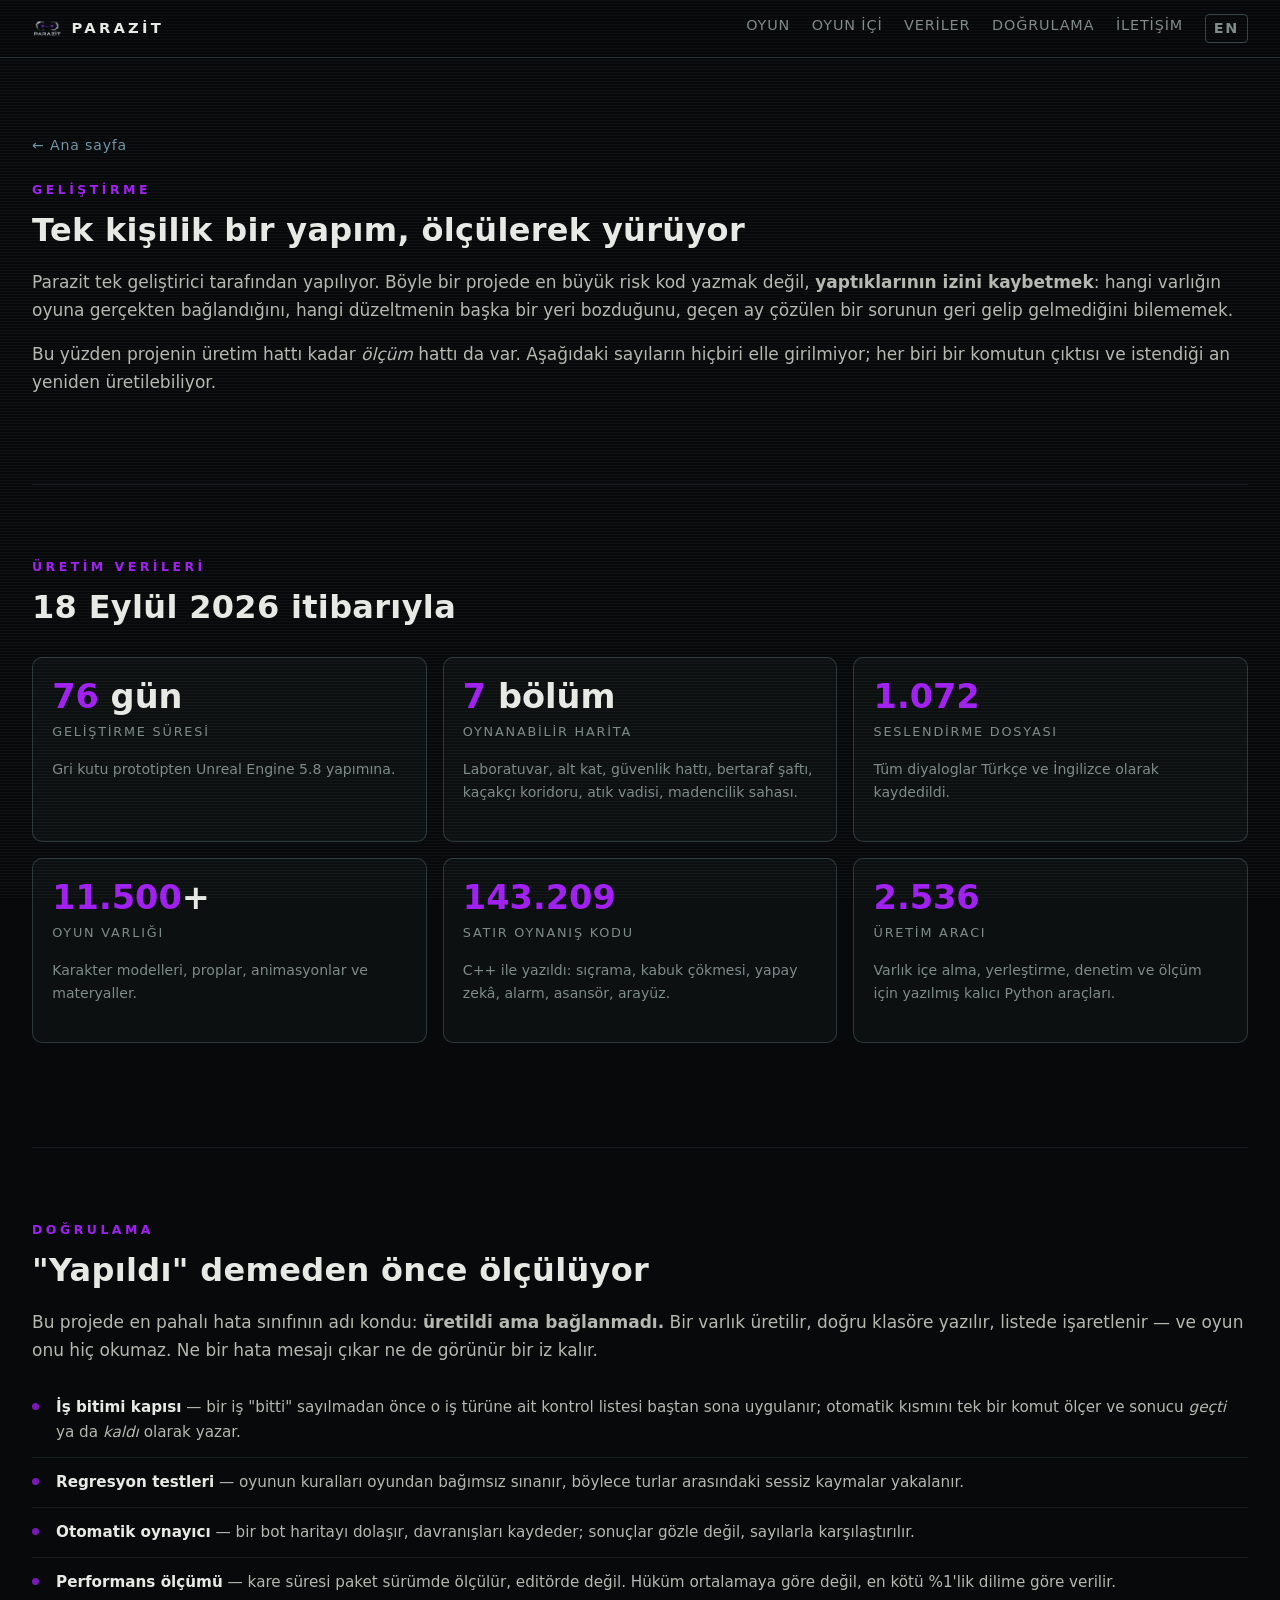
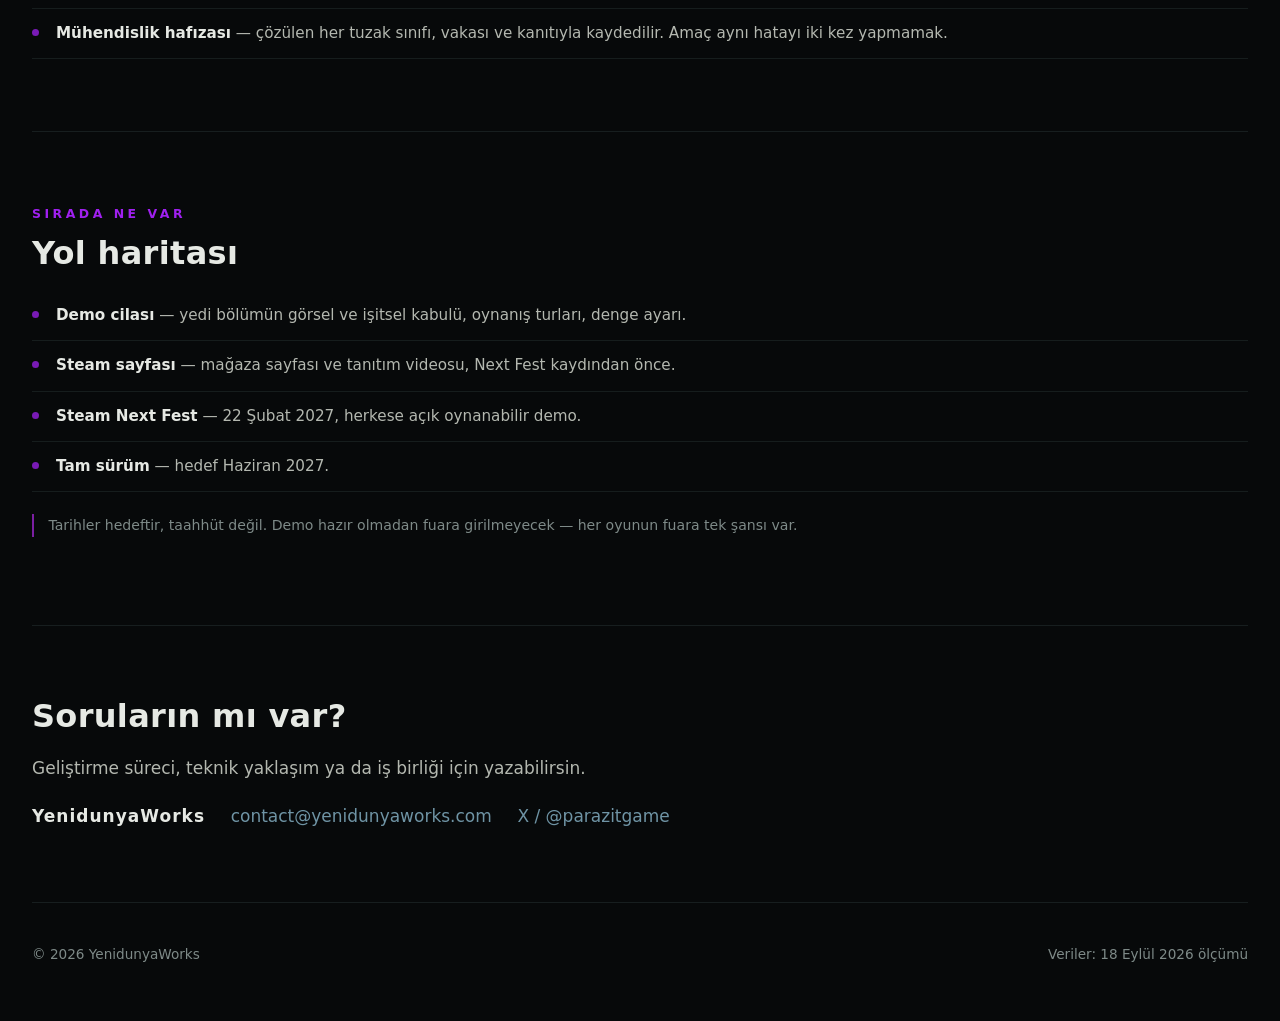
<file: gelistirme.html>
<!doctype html>
<html lang="tr">
  <head>
    <meta charset="utf-8">
    <meta name="viewport" content="width=device-width, initial-scale=1">
    <title>Geliştirme — Parazit: Ölü Kabuklar</title>
    <meta name="description" content="Parazit: Ölü Kabuklar nasıl geliştiriliyor — üretim verileri, doğrulama araçları ve tek geliştiricinin çalışma düzeni.">
    <meta name="theme-color" content="#07090A">
    <link rel="icon" href="gorsel/favicon-32.png" sizes="32x32">
    <link rel="apple-touch-icon" href="gorsel/apple-touch-icon.png">
    <link rel="canonical" href="https://yenidunyaworks.com/gelistirme.html">
    <link rel="alternate" hreflang="tr" href="https://yenidunyaworks.com/gelistirme.html">
    <link rel="alternate" hreflang="en" href="https://yenidunyaworks.com/en/development.html">
    <link rel="stylesheet" href="style.css?v=20261011b">
    <!-- Cloudflare Web Analytics -->
    <script type='module' src='https://static.cloudflareinsights.com/beacon.min.js' data-cf-beacon='{"token": "b5ee09957ade4e6d9fecace0fcfb5eaa"}'></script>
  </head>
  <body>

    <header class="site-header">
      <div class="header-ic">
        <a class="marka" href="index.html" aria-label="Parazit: Ölü Kabuklar — ana sayfa">
          <img src="gorsel/amblem.png" alt="" width="30" height="30">
          <span>Parazit</span>
        </a>
        <nav aria-label="Sayfa bölümleri">
          <a href="index.html#oyun">Oyun</a>
          <a href="index.html#oyunici">Oyun içi</a>
          <a href="#veriler">Veriler</a>
          <a href="#dogrulama">Doğrulama</a>
          <a href="index.html#iletisim">İletişim</a>
          <a class="dil" href="en/development.html" hreflang="en" lang="en">EN</a>
        </nav>
      </div>
    </header>

    <main>

      <section class="bolum" aria-labelledby="ust-baslik">
        <a class="geri" href="index.html">← Ana sayfa</a>
        <p class="ust-etiket">Geliştirme</p>
        <h2 id="ust-baslik">Tek kişilik bir yapım, ölçülerek yürüyor</h2>
        <p>Parazit tek geliştirici tarafından yapılıyor. Böyle bir projede en büyük risk kod yazmak değil, <strong>yaptıklarının izini kaybetmek</strong>: hangi varlığın oyuna gerçekten bağlandığını, hangi düzeltmenin başka bir yeri bozduğunu, geçen ay çözülen bir sorunun geri gelip gelmediğini bilememek.</p>
        <p>Bu yüzden projenin üretim hattı kadar <em>ölçüm</em> hattı da var. Aşağıdaki sayıların hiçbiri elle girilmiyor; her biri bir komutun çıktısı ve istendiği an yeniden üretilebiliyor.</p>
      </section>

      <section class="bolum" id="veriler" aria-labelledby="veri-baslik">
        <p class="ust-etiket">Üretim verileri</p>
        <h2 id="veri-baslik">18 Eylül 2026 itibarıyla</h2>
        <div class="veri-izgara">
          <div class="veri">
            <p class="sayi"><em>76</em> gün</p>
            <p class="ad">Geliştirme süresi</p>
            <p class="aciklama">Gri kutu prototipten Unreal Engine 5.8 yapımına.</p>
          </div>
          <div class="veri">
            <p class="sayi"><em>7</em> bölüm</p>
            <p class="ad">Oynanabilir harita</p>
            <p class="aciklama">Laboratuvar, alt kat, güvenlik hattı, bertaraf şaftı, kaçakçı koridoru, atık vadisi, madencilik sahası.</p>
          </div>
          <div class="veri">
            <p class="sayi"><em>1.072</em></p>
            <p class="ad">Seslendirme dosyası</p>
            <p class="aciklama">Tüm diyaloglar Türkçe ve İngilizce olarak kaydedildi.</p>
          </div>
          <div class="veri">
            <p class="sayi"><em>11.500</em>+</p>
            <p class="ad">Oyun varlığı</p>
            <p class="aciklama">Karakter modelleri, proplar, animasyonlar ve materyaller.</p>
          </div>
          <div class="veri">
            <p class="sayi"><em>143.209</em></p>
            <p class="ad">Satır oynanış kodu</p>
            <p class="aciklama">C++ ile yazıldı: sıçrama, kabuk çökmesi, yapay zekâ, alarm, asansör, arayüz.</p>
          </div>
          <div class="veri">
            <p class="sayi"><em>2.536</em></p>
            <p class="ad">Üretim aracı</p>
            <p class="aciklama">Varlık içe alma, yerleştirme, denetim ve ölçüm için yazılmış kalıcı Python araçları.</p>
          </div>
        </div>
      </section>

      <section class="bolum" id="dogrulama" aria-labelledby="dog-baslik">
        <p class="ust-etiket">Doğrulama</p>
        <h2 id="dog-baslik">"Yapıldı" demeden önce ölçülüyor</h2>
        <p>Bu projede en pahalı hata sınıfının adı kondu: <strong>üretildi ama bağlanmadı.</strong> Bir varlık üretilir, doğru klasöre yazılır, listede işaretlenir — ve oyun onu hiç okumaz. Ne bir hata mesajı çıkar ne de görünür bir iz kalır.</p>
        <ul class="liste">
          <li><strong>İş bitimi kapısı</strong> — bir iş "bitti" sayılmadan önce o iş türüne ait kontrol listesi baştan sona uygulanır; otomatik kısmını tek bir komut ölçer ve sonucu <em>geçti</em> ya da <em>kaldı</em> olarak yazar.</li>
          <li><strong>Regresyon testleri</strong> — oyunun kuralları oyundan bağımsız sınanır, böylece turlar arasındaki sessiz kaymalar yakalanır.</li>
          <li><strong>Otomatik oynayıcı</strong> — bir bot haritayı dolaşır, davranışları kaydeder; sonuçlar gözle değil, sayılarla karşılaştırılır.</li>
          <li><strong>Performans ölçümü</strong> — kare süresi paket sürümde ölçülür, editörde değil. Hüküm ortalamaya göre değil, en kötü %1'lik dilime göre verilir.</li>
          <li><strong>Mühendislik hafızası</strong> — çözülen her tuzak sınıfı, vakası ve kanıtıyla kaydedilir. Amaç aynı hatayı iki kez yapmamak.</li>
        </ul>
      </section>

      <section class="bolum" aria-labelledby="yol-baslik">
        <p class="ust-etiket">Sırada ne var</p>
        <h2 id="yol-baslik">Yol haritası</h2>
        <ul class="liste">
          <li><strong>Demo cilası</strong> — yedi bölümün görsel ve işitsel kabulü, oynanış turları, denge ayarı.</li>
          <li><strong>Steam sayfası</strong> — mağaza sayfası ve tanıtım videosu, Next Fest kaydından önce.</li>
          <li><strong>Steam Next Fest</strong> — 22 Şubat 2027, herkese açık oynanabilir demo.</li>
          <li><strong>Tam sürüm</strong> — hedef Haziran 2027.</li>
        </ul>
        <p class="not">Tarihler hedeftir, taahhüt değil. Demo hazır olmadan fuara girilmeyecek — her oyunun fuara tek şansı var.</p>
      </section>

      <section class="bolum" aria-labelledby="son-baslik">
        <h2 id="son-baslik">Soruların mı var?</h2>
        <p>Geliştirme süreci, teknik yaklaşım ya da iş birliği için yazabilirsin.</p>
        <div class="iletisim-satir">
          <span class="studyo">YenidunyaWorks</span>
          <a href="mailto:contact@yenidunyaworks.com">contact@yenidunyaworks.com</a>
          <a href="https://x.com/parazitgame" rel="me noopener">X / @parazitgame</a>
        </div>
      </section>

    </main>

    <footer>
      <span>© 2026 YenidunyaWorks</span>
      <span>Veriler: 18 Eylül 2026 ölçümü</span>
    </footer>

  </body>
</html>
</file>
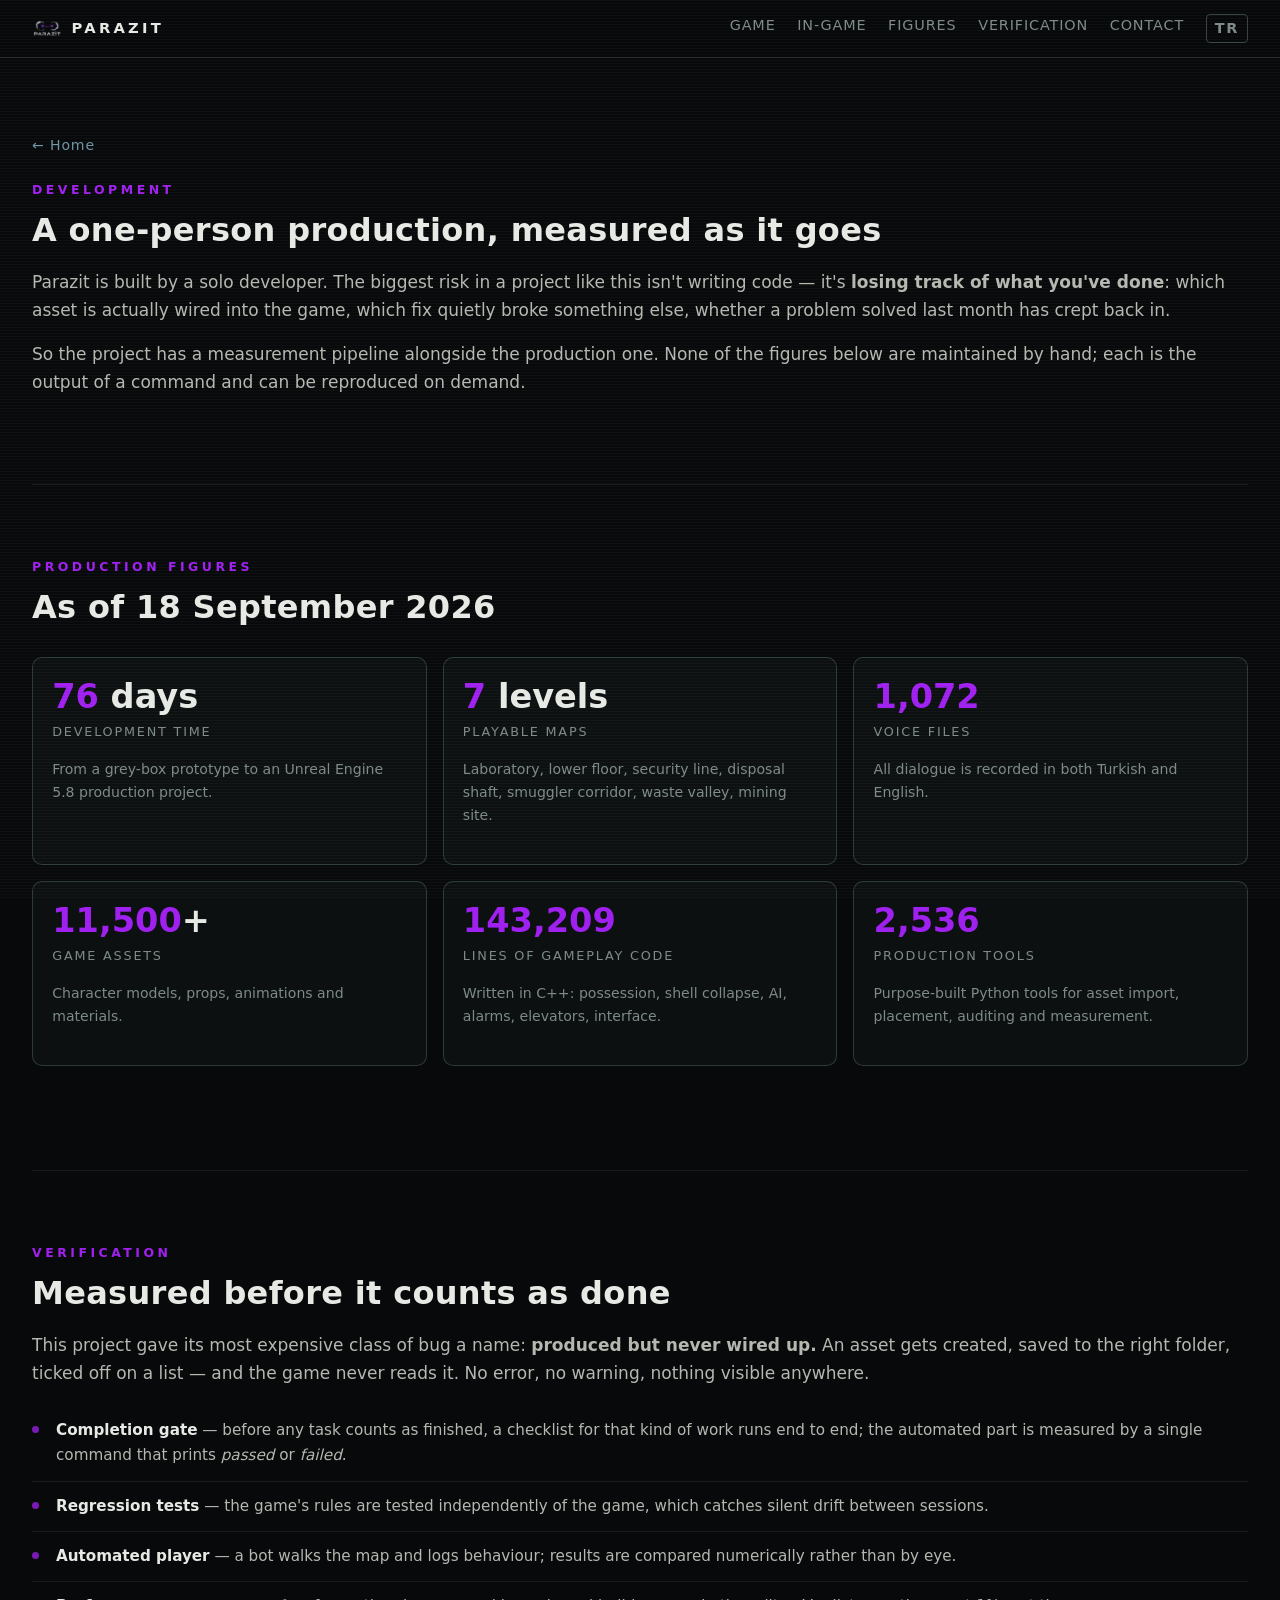
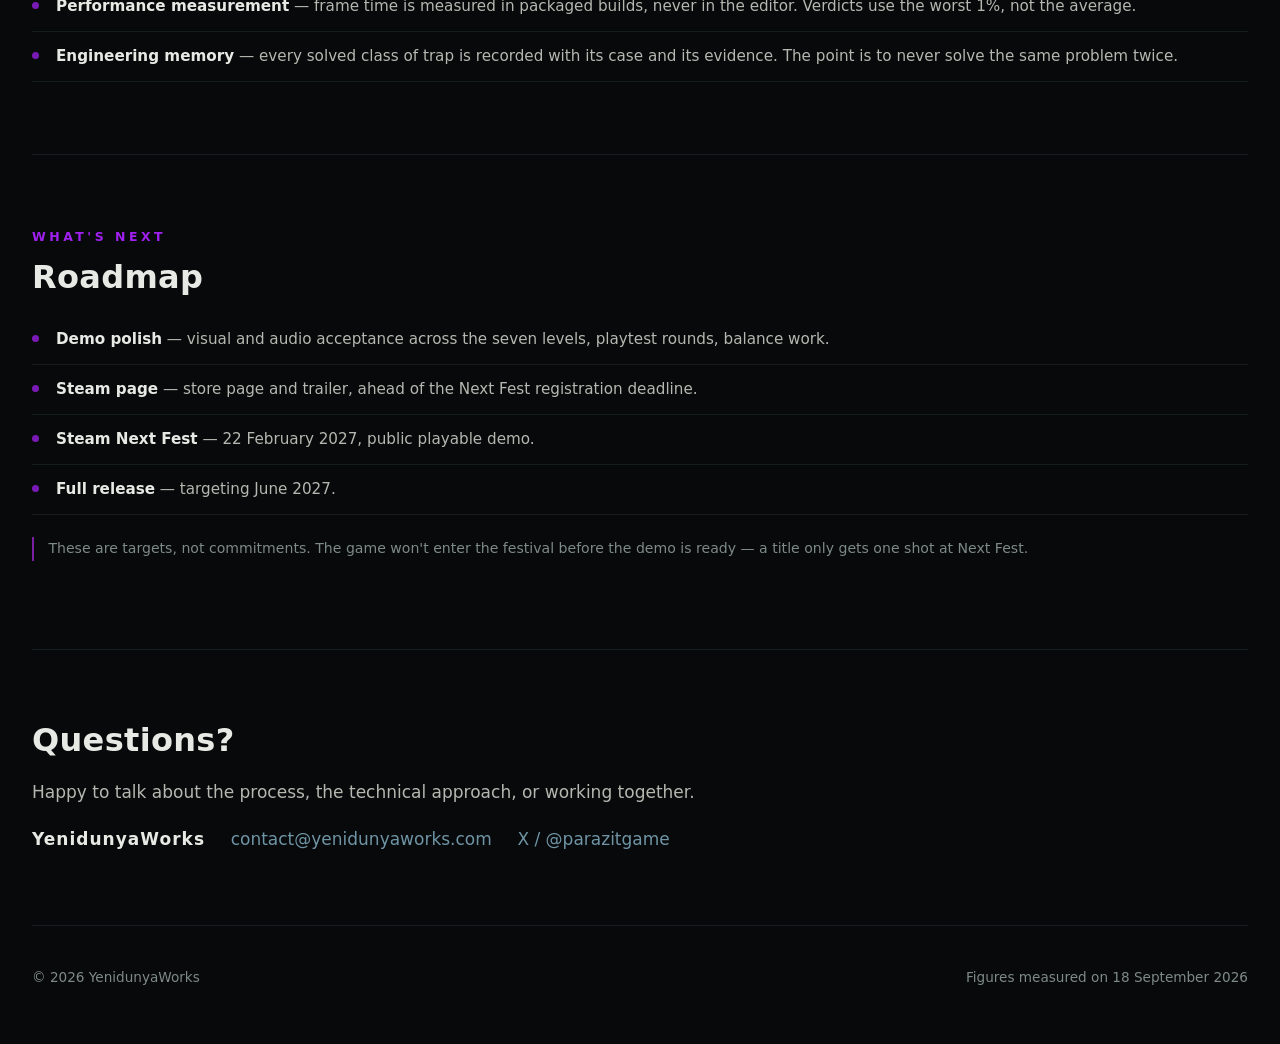
<file: en/development.html>
<!doctype html>
<html lang="en">
  <head>
    <meta charset="utf-8">
    <meta name="viewport" content="width=device-width, initial-scale=1">
    <title>Development — Parazit: Dead Shells</title>
    <meta name="description" content="How Parazit: Dead Shells is built — production figures, verification tooling and one developer's working method.">
    <meta name="theme-color" content="#07090A">
    <link rel="canonical" href="https://yenidunyaworks.com/en/development.html">
    <link rel="alternate" hreflang="tr" href="https://yenidunyaworks.com/gelistirme.html">
    <link rel="alternate" hreflang="en" href="https://yenidunyaworks.com/en/development.html">
    <link rel="icon" href="../gorsel/favicon-32.png" sizes="32x32">
    <link rel="apple-touch-icon" href="../gorsel/apple-touch-icon.png">
    <link rel="stylesheet" href="../style.css?v=20261011b">
    <!-- Cloudflare Web Analytics -->
    <script type='module' src='https://static.cloudflareinsights.com/beacon.min.js' data-cf-beacon='{"token": "b5ee09957ade4e6d9fecace0fcfb5eaa"}'></script>
  </head>
  <body>

    <header class="site-header">
      <div class="header-ic">
        <a class="marka" href="index.html" aria-label="Parazit: Dead Shells — home">
          <img src="../gorsel/amblem.png" alt="" width="30" height="30">
          <span>Parazit</span>
        </a>
        <nav aria-label="Sections">
          <a href="index.html#game">Game</a>
          <a href="index.html#ingame">In-game</a>
          <a href="#figures">Figures</a>
          <a href="#verification">Verification</a>
          <a href="index.html#contact">Contact</a>
          <a class="dil" href="../gelistirme.html" hreflang="tr" lang="tr">TR</a>
        </nav>
      </div>
    </header>

    <main>

      <section class="bolum" aria-labelledby="top-heading">
        <a class="geri" href="index.html">← Home</a>
        <p class="ust-etiket">Development</p>
        <h2 id="top-heading">A one-person production, measured as it goes</h2>
        <p>Parazit is built by a solo developer. The biggest risk in a project like this isn't writing code — it's <strong>losing track of what you've done</strong>: which asset is actually wired into the game, which fix quietly broke something else, whether a problem solved last month has crept back in.</p>
        <p>So the project has a measurement pipeline alongside the production one. None of the figures below are maintained by hand; each is the output of a command and can be reproduced on demand.</p>
      </section>

      <section class="bolum" id="figures" aria-labelledby="figures-heading">
        <p class="ust-etiket">Production figures</p>
        <h2 id="figures-heading">As of 18 September 2026</h2>
        <div class="veri-izgara">
          <div class="veri">
            <p class="sayi"><em>76</em> days</p>
            <p class="ad">Development time</p>
            <p class="aciklama">From a grey-box prototype to an Unreal Engine 5.8 production project.</p>
          </div>
          <div class="veri">
            <p class="sayi"><em>7</em> levels</p>
            <p class="ad">Playable maps</p>
            <p class="aciklama">Laboratory, lower floor, security line, disposal shaft, smuggler corridor, waste valley, mining site.</p>
          </div>
          <div class="veri">
            <p class="sayi"><em>1,072</em></p>
            <p class="ad">Voice files</p>
            <p class="aciklama">All dialogue is recorded in both Turkish and English.</p>
          </div>
          <div class="veri">
            <p class="sayi"><em>11,500</em>+</p>
            <p class="ad">Game assets</p>
            <p class="aciklama">Character models, props, animations and materials.</p>
          </div>
          <div class="veri">
            <p class="sayi"><em>143,209</em></p>
            <p class="ad">Lines of gameplay code</p>
            <p class="aciklama">Written in C++: possession, shell collapse, AI, alarms, elevators, interface.</p>
          </div>
          <div class="veri">
            <p class="sayi"><em>2,536</em></p>
            <p class="ad">Production tools</p>
            <p class="aciklama">Purpose-built Python tools for asset import, placement, auditing and measurement.</p>
          </div>
        </div>
      </section>

      <section class="bolum" id="verification" aria-labelledby="verification-heading">
        <p class="ust-etiket">Verification</p>
        <h2 id="verification-heading">Measured before it counts as done</h2>
        <p>This project gave its most expensive class of bug a name: <strong>produced but never wired up.</strong> An asset gets created, saved to the right folder, ticked off on a list — and the game never reads it. No error, no warning, nothing visible anywhere.</p>
        <ul class="liste">
          <li><strong>Completion gate</strong> — before any task counts as finished, a checklist for that kind of work runs end to end; the automated part is measured by a single command that prints <em>passed</em> or <em>failed</em>.</li>
          <li><strong>Regression tests</strong> — the game's rules are tested independently of the game, which catches silent drift between sessions.</li>
          <li><strong>Automated player</strong> — a bot walks the map and logs behaviour; results are compared numerically rather than by eye.</li>
          <li><strong>Performance measurement</strong> — frame time is measured in packaged builds, never in the editor. Verdicts use the worst 1%, not the average.</li>
          <li><strong>Engineering memory</strong> — every solved class of trap is recorded with its case and its evidence. The point is to never solve the same problem twice.</li>
        </ul>
      </section>

      <section class="bolum" aria-labelledby="road-heading">
        <p class="ust-etiket">What's next</p>
        <h2 id="road-heading">Roadmap</h2>
        <ul class="liste">
          <li><strong>Demo polish</strong> — visual and audio acceptance across the seven levels, playtest rounds, balance work.</li>
          <li><strong>Steam page</strong> — store page and trailer, ahead of the Next Fest registration deadline.</li>
          <li><strong>Steam Next Fest</strong> — 22 February 2027, public playable demo.</li>
          <li><strong>Full release</strong> — targeting June 2027.</li>
        </ul>
        <p class="not">These are targets, not commitments. The game won't enter the festival before the demo is ready — a title only gets one shot at Next Fest.</p>
      </section>

      <section class="bolum" aria-labelledby="ask-heading">
        <h2 id="ask-heading">Questions?</h2>
        <p>Happy to talk about the process, the technical approach, or working together.</p>
        <div class="iletisim-satir">
          <span class="studyo">YenidunyaWorks</span>
          <a href="mailto:contact@yenidunyaworks.com">contact@yenidunyaworks.com</a>
          <a href="https://x.com/parazitgame" rel="me noopener">X / @parazitgame</a>
        </div>
      </section>

    </main>

    <footer>
      <span>© 2026 YenidunyaWorks</span>
      <span>Figures measured on 18 September 2026</span>
    </footer>

  </body>
</html>
</file>
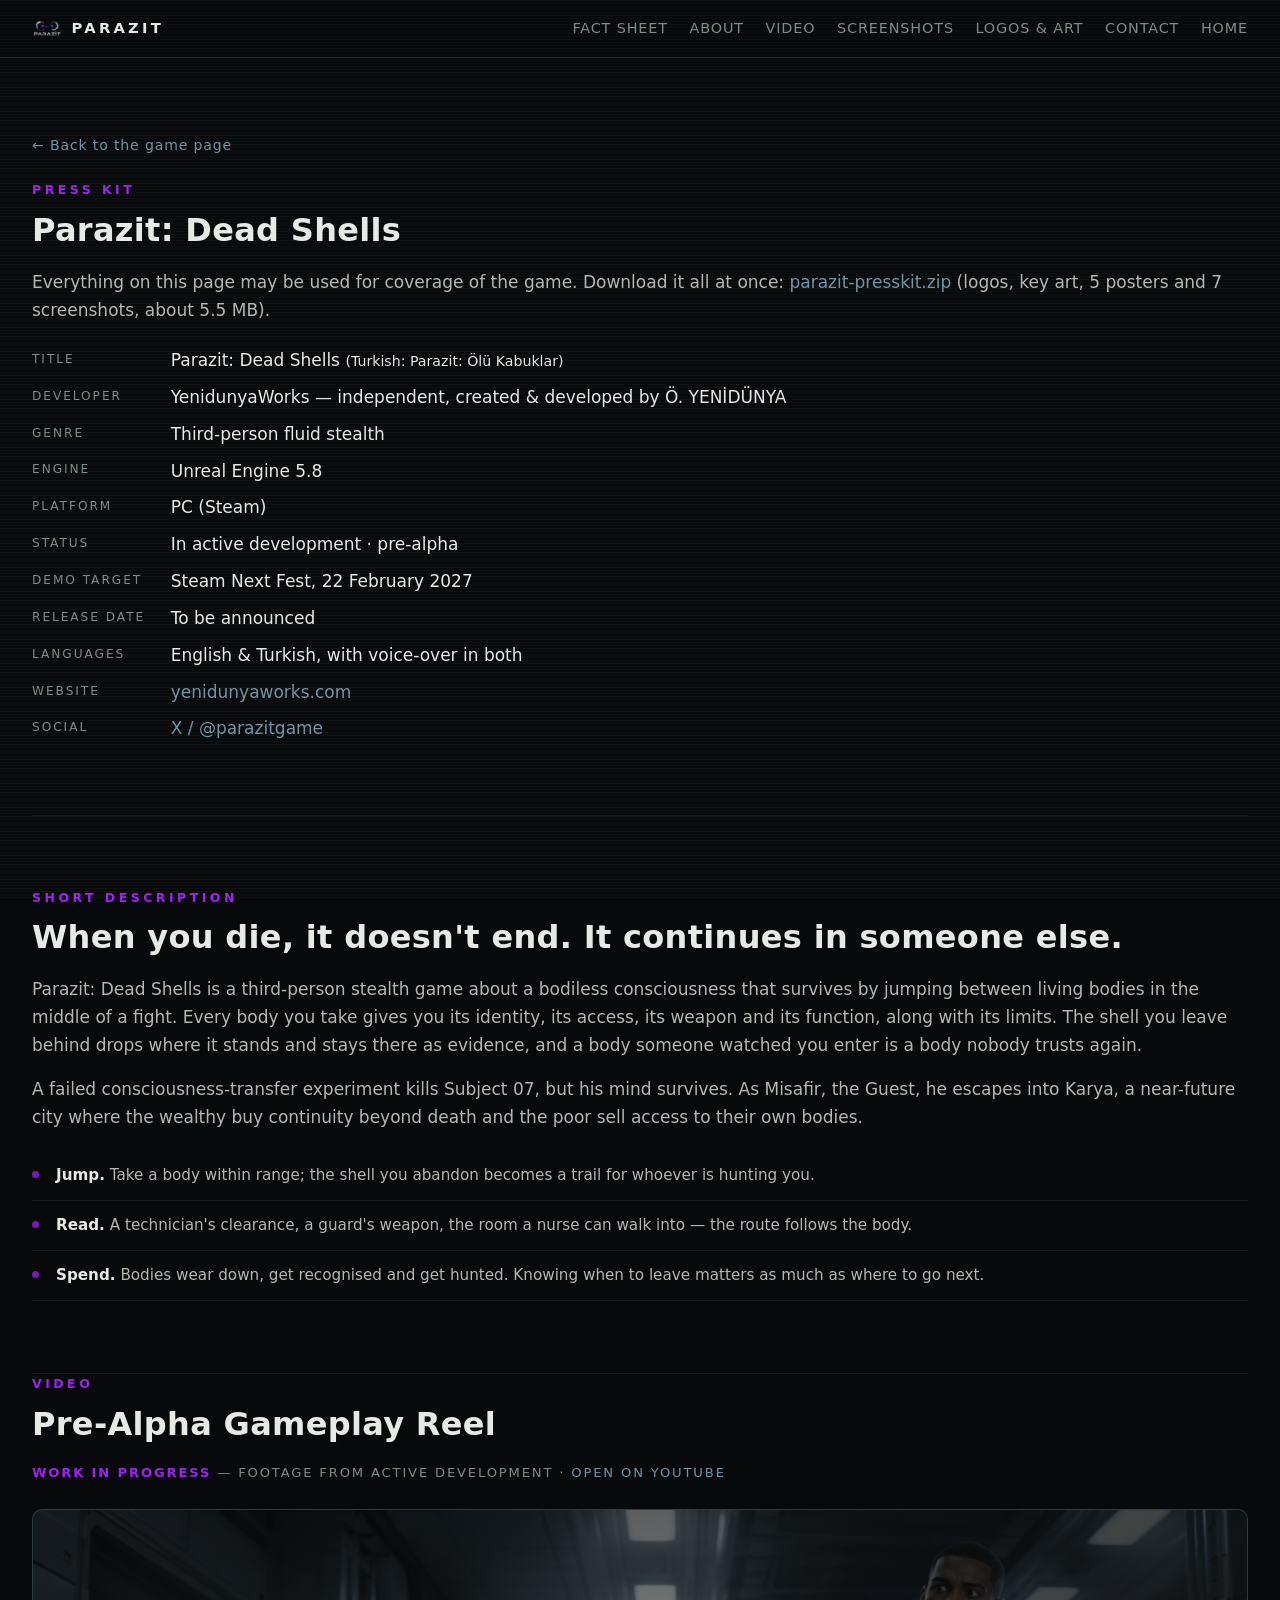
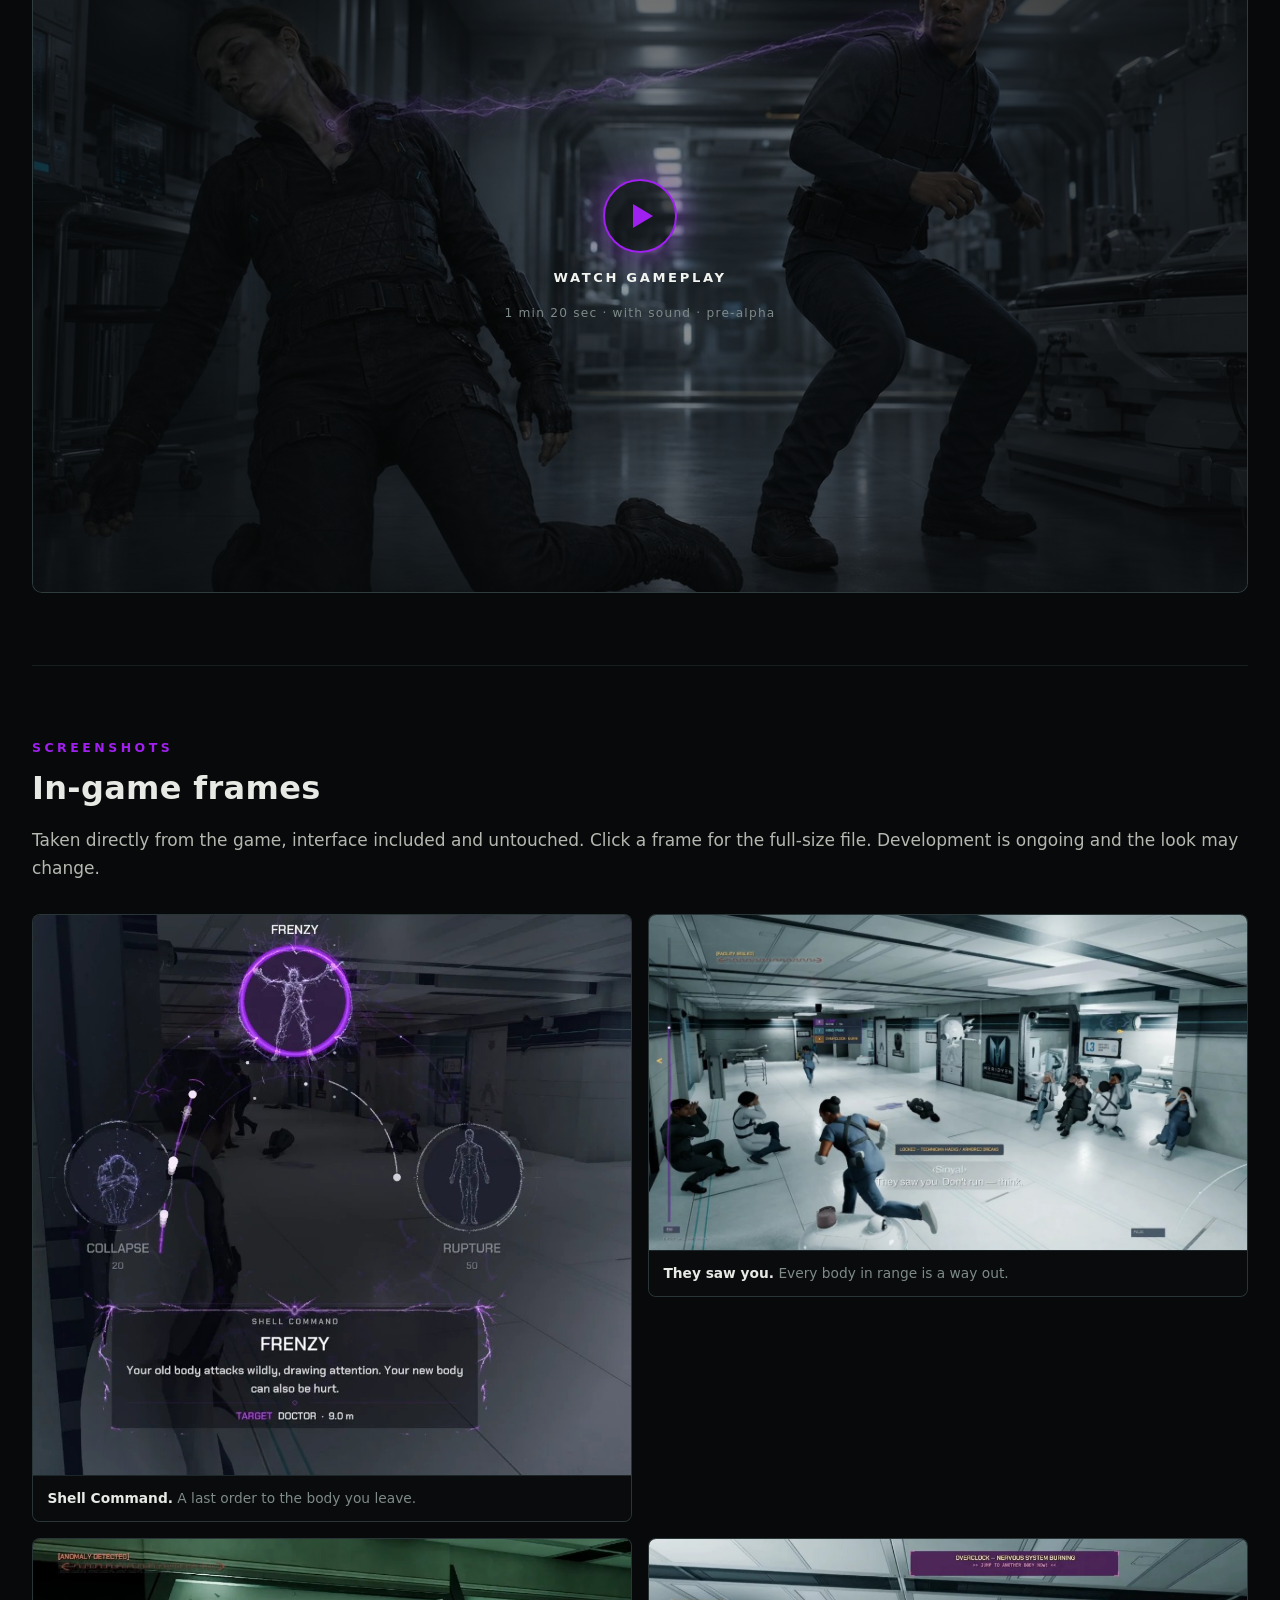
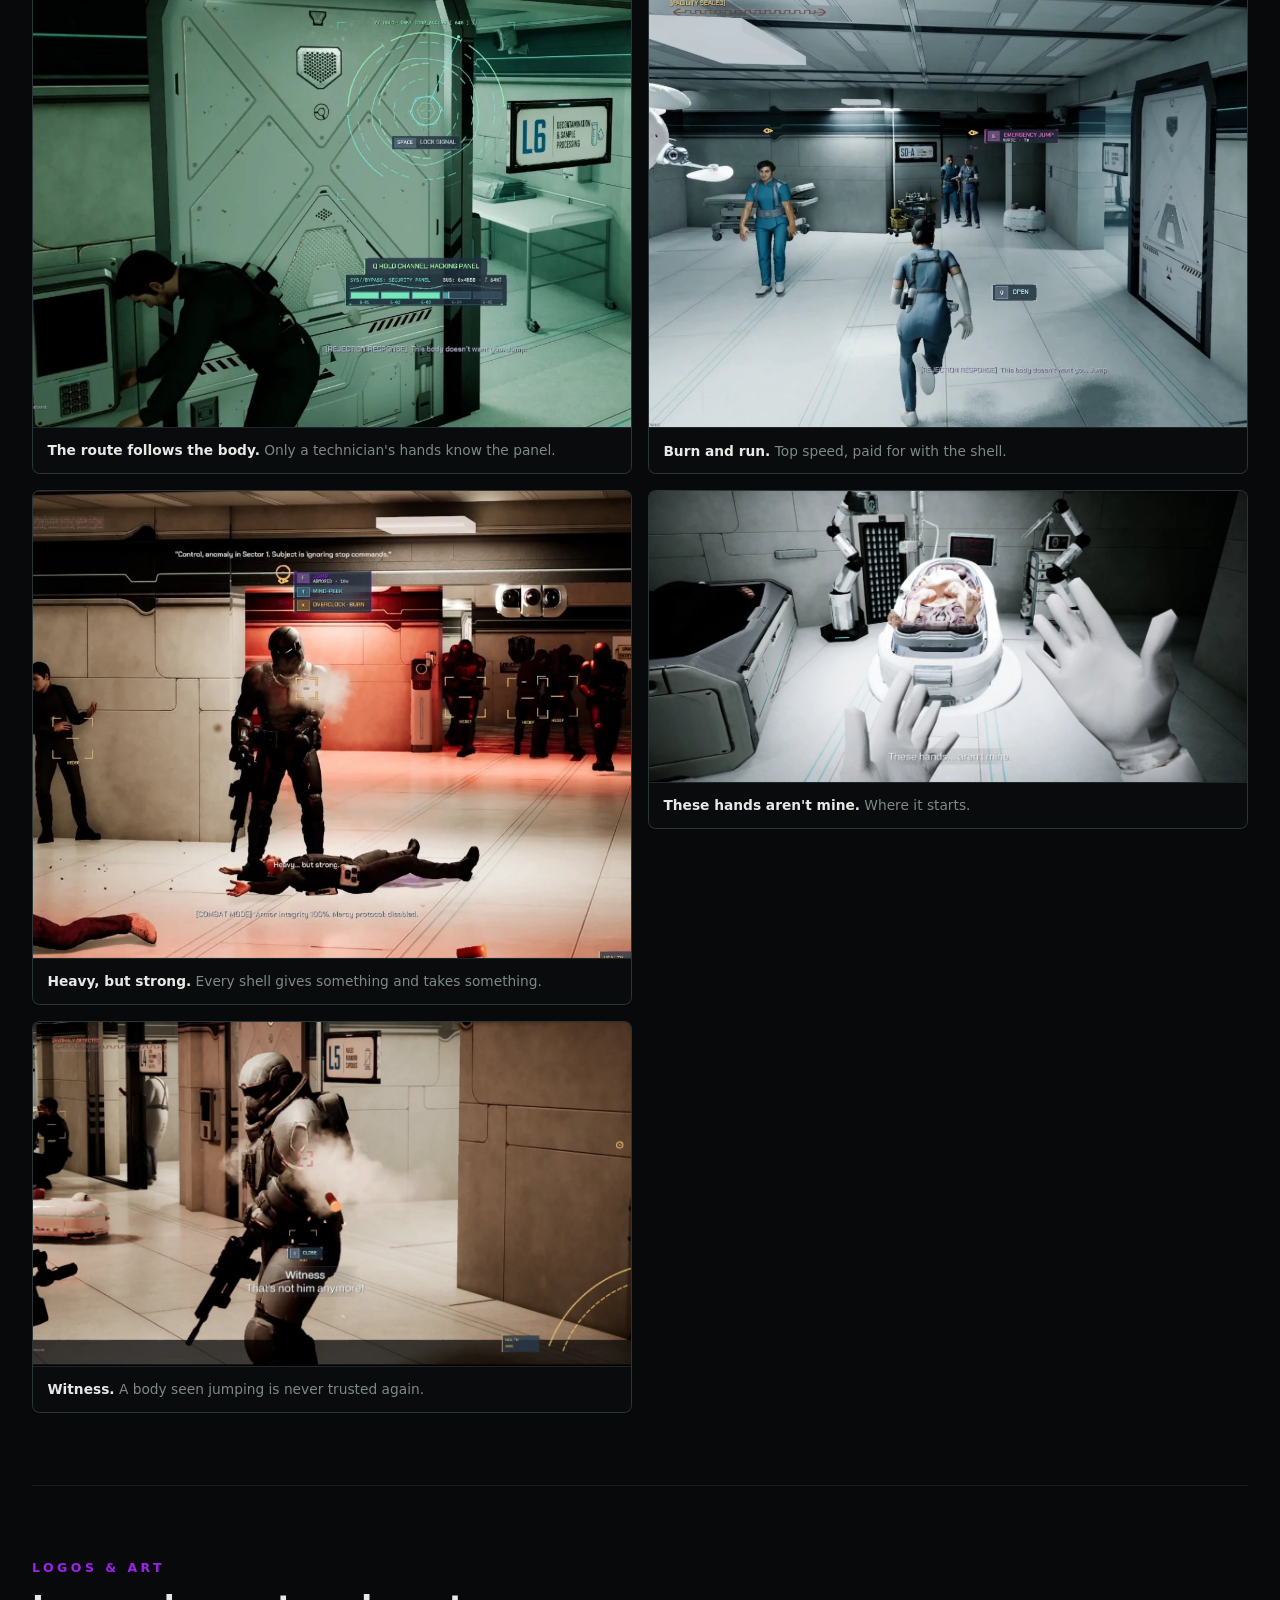
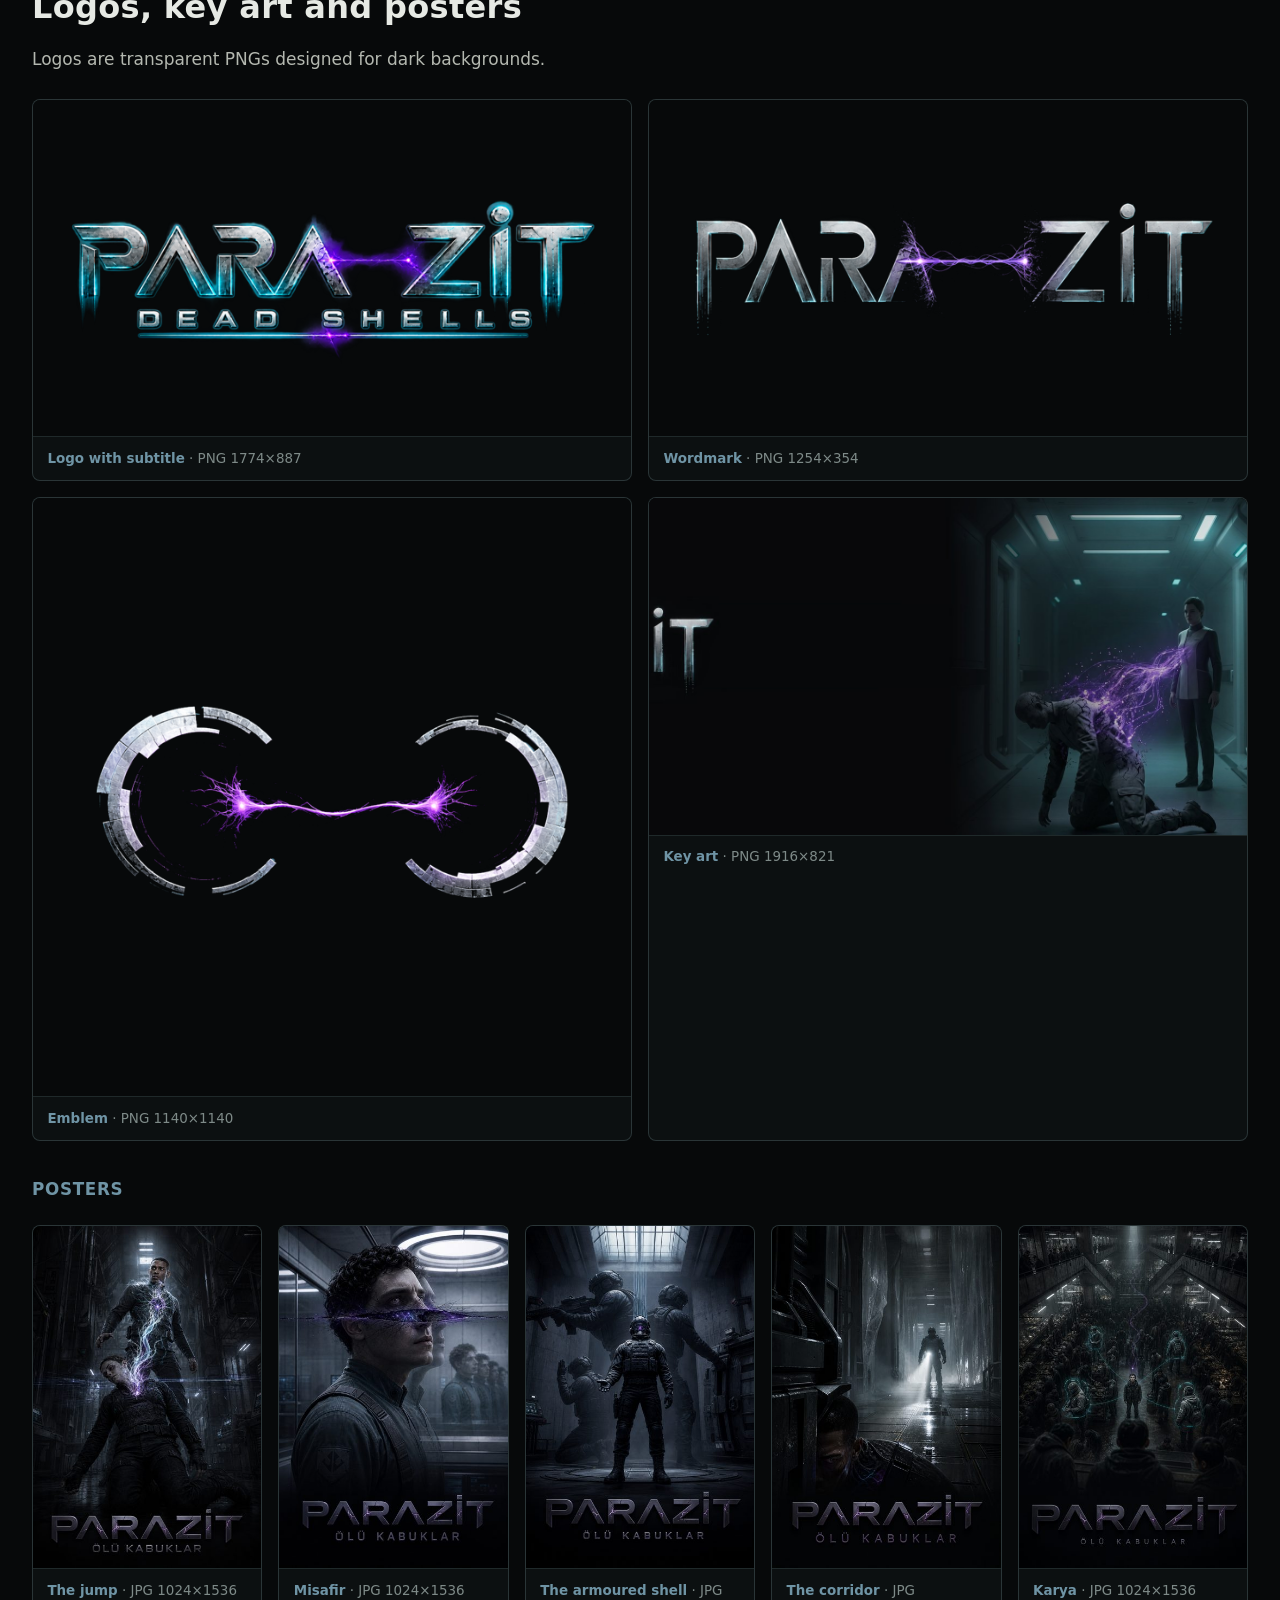
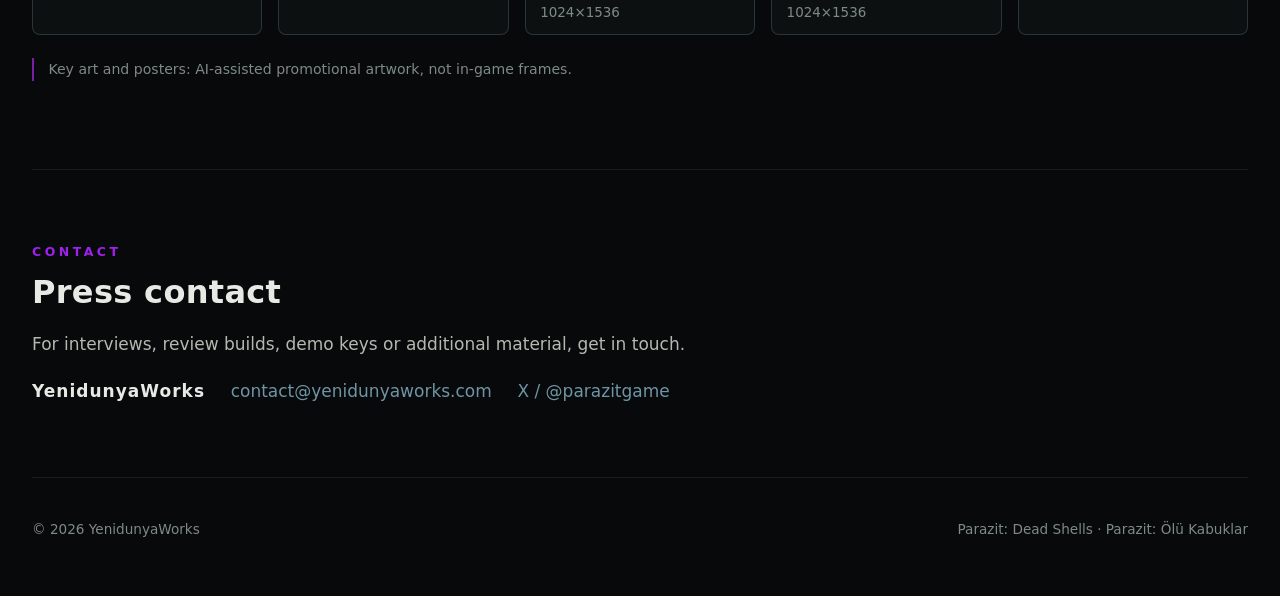
<file: en/press.html>
<!doctype html>
<html lang="en">
  <head>
    <meta charset="utf-8">
    <meta name="viewport" content="width=device-width, initial-scale=1">
    <title>Press Kit · Parazit: Dead Shells</title>
    <meta name="description" content="Press kit for Parazit: Dead Shells — fact sheet, short description, gameplay video, screenshots, logos, key art and press contact.">
    <meta name="theme-color" content="#07090A">
    <link rel="canonical" href="https://yenidunyaworks.com/en/press.html">
    <link rel="icon" href="../gorsel/favicon-32.png" sizes="32x32">
    <link rel="apple-touch-icon" href="../gorsel/apple-touch-icon.png">
    <meta property="og:title" content="Press Kit · Parazit: Dead Shells">
    <meta property="og:description" content="Fact sheet, gameplay video, screenshots, logos and key art.">
    <meta property="og:image" content="https://yenidunyaworks.com/gorsel/video-poster.jpg">
    <meta property="og:url" content="https://yenidunyaworks.com/en/press.html">
    <meta property="og:type" content="website">
    <meta name="twitter:card" content="summary_large_image">
    <link rel="stylesheet" href="../style.css?v=20261011b">
    <!-- Cloudflare Web Analytics -->
    <script type='module' src='https://static.cloudflareinsights.com/beacon.min.js' data-cf-beacon='{"token": "b5ee09957ade4e6d9fecace0fcfb5eaa"}'></script>
  </head>
  <body>

    <header class="site-header">
      <div class="header-ic">
        <a class="marka" href="./" aria-label="Parazit: Dead Shells — home">
          <img src="../gorsel/amblem.png" alt="" width="30" height="30">
          <span>Parazit</span>
        </a>
        <nav aria-label="Sections">
          <a href="#facts">Fact sheet</a>
          <a href="#about">About</a>
          <a href="#trailer">Video</a>
          <a href="#screenshots">Screenshots</a>
          <a href="#logos">Logos &amp; art</a>
          <a href="#press-contact">Contact</a>
          <a href="./">Home</a>
        </nav>
      </div>
    </header>

    <main>

      <section class="bolum" id="facts" aria-labelledby="facts-heading">
        <a class="geri" href="./">← Back to the game page</a>
        <p class="ust-etiket">Press kit</p>
        <h2 id="facts-heading">Parazit: Dead Shells</h2>
        <p>Everything on this page may be used for coverage of the game. Download it all at once: <a href="../basin/parazit-presskit.zip" download>parazit-presskit.zip</a> (logos, key art, 5 posters and 7 screenshots, about 5.5 MB).</p>
        <dl class="bilgi-tablo">
          <dt>Title</dt><dd>Parazit: Dead Shells <small>(Turkish: Parazit: Ölü Kabuklar)</small></dd>
          <dt>Developer</dt><dd>YenidunyaWorks — independent, created &amp; developed by Ö. YENİDÜNYA</dd>
          <dt>Genre</dt><dd>Third-person fluid stealth</dd>
          <dt>Engine</dt><dd>Unreal Engine 5.8</dd>
          <dt>Platform</dt><dd>PC (Steam)</dd>
          <dt>Status</dt><dd>In active development · pre-alpha</dd>
          <dt>Demo target</dt><dd>Steam Next Fest, 22 February 2027</dd>
          <dt>Release date</dt><dd>To be announced</dd>
          <dt>Languages</dt><dd>English &amp; Turkish, with voice-over in both</dd>
          <dt>Website</dt><dd><a href="https://yenidunyaworks.com/en/">yenidunyaworks.com</a></dd>
          <dt>Social</dt><dd><a href="https://x.com/parazitgame" rel="noopener">X / @parazitgame</a></dd>
        </dl>
      </section>

      <section class="bolum" id="about" aria-labelledby="about-heading">
        <p class="ust-etiket">Short description</p>
        <h2 id="about-heading">When you die, it doesn't end. It continues in someone else.</h2>
        <p>Parazit: Dead Shells is a third-person stealth game about a bodiless consciousness that survives by jumping between living bodies in the middle of a fight. Every body you take gives you its identity, its access, its weapon and its function, along with its limits. The shell you leave behind drops where it stands and stays there as evidence, and a body someone watched you enter is a body nobody trusts again.</p>
        <p>A failed consciousness-transfer experiment kills Subject 07, but his mind survives. As Misafir, the Guest, he escapes into Karya, a near-future city where the wealthy buy continuity beyond death and the poor sell access to their own bodies.</p>
        <ul class="liste">
          <li><strong>Jump.</strong> Take a body within range; the shell you abandon becomes a trail for whoever is hunting you.</li>
          <li><strong>Read.</strong> A technician's clearance, a guard's weapon, the room a nurse can walk into — the route follows the body.</li>
          <li><strong>Spend.</strong> Bodies wear down, get recognised and get hunted. Knowing when to leave matters as much as where to go next.</li>
        </ul>
      </section>

      <section class="bolum video-bolum" id="trailer" aria-labelledby="trailer-heading">
        <p class="ust-etiket">Video</p>
        <h2 id="trailer-heading">Pre-Alpha Gameplay Reel</h2>
        <p class="video-altbilgi"><b>Work in progress</b> — footage from active development · <a href="https://www.youtube.com/watch?v=8a3GGomhX2M" rel="noopener">open on YouTube</a></p>
        <div class="video-kutu" role="button" tabindex="0" data-baslik="Parazit: Dead Shells — gameplay video">
          <img src="../gorsel/video-poster.jpg?v=20261011b" alt="A purple current jumps from a collapsing woman to a man crouching behind her in a bright medical bay" width="1280" height="720" loading="lazy">
          <span class="video-oynat">
            <span class="daire" aria-hidden="true"></span>
            <span class="etiket">Watch gameplay</span>
            <span class="sure">1 min 20 sec · with sound · pre-alpha</span>
          </span>
        </div>
      </section>

      <section class="bolum" id="screenshots" aria-labelledby="screenshots-heading">
        <p class="ust-etiket">Screenshots</p>
        <h2 id="screenshots-heading">In-game frames</h2>
        <p>Taken directly from the game, interface included and untouched. Click a frame for the full-size file. Development is ongoing and the look may change.</p>
        <div class="oyun-izgara">
          <figure class="oyun-kare"><a href="../gorsel/oyun-1.jpg" download="parazit-screenshot-1.jpg"><img src="../gorsel/oyun-1.jpg" alt="Shell Command radial menu: Collapse, Frenzy and Rupture inside a purple ring" loading="lazy" width="1052" height="986"></a><figcaption><b>Shell Command.</b> A last order to the body you leave.</figcaption></figure>
          <figure class="oyun-kare"><a href="../gorsel/oyun-2.jpg" download="parazit-screenshot-2.jpg"><img src="../gorsel/oyun-2.jpg" alt="A laboratory corridor in panic, people crouching, the jump menu open" loading="lazy" width="1280" height="718"></a><figcaption><b>They saw you.</b> Every body in range is a way out.</figcaption></figure>
          <figure class="oyun-kare"><a href="../gorsel/oyun-7.jpg" download="parazit-screenshot-7.jpg"><img src="../gorsel/oyun-7.jpg" alt="A security panel being hacked in a technician's body, door access at 64 percent" loading="lazy" width="1037" height="846"></a><figcaption><b>The route follows the body.</b> Only a technician's hands know the panel.</figcaption></figure>
          <figure class="oyun-kare"><a href="../gorsel/oyun-3.jpg" download="parazit-screenshot-3.jpg"><img src="../gorsel/oyun-3.jpg" alt="Overclock warning: nervous system burning, jump to another body now" loading="lazy" width="1109" height="905"></a><figcaption><b>Burn and run.</b> Top speed, paid for with the shell.</figcaption></figure>
          <figure class="oyun-kare"><a href="../gorsel/oyun-4.jpg" download="parazit-screenshot-4.jpg"><img src="../gorsel/oyun-4.jpg" alt="An armoured body under red alarm light, a corpse on the floor" loading="lazy" width="1016" height="792"></a><figcaption><b>Heavy, but strong.</b> Every shell gives something and takes something.</figcaption></figure>
          <figure class="oyun-kare"><a href="../gorsel/oyun-5.jpg" download="parazit-screenshot-5.jpg"><img src="../gorsel/oyun-5.jpg" alt="First-person view of two hands, an open transfer capsule ahead" loading="lazy" width="1280" height="621"></a><figcaption><b>These hands aren't mine.</b> Where it starts.</figcaption></figure>
          <figure class="oyun-kare"><a href="../gorsel/oyun-6.jpg" download="parazit-screenshot-6.jpg"><img src="../gorsel/oyun-6.jpg" alt="An armed armoured soldier with a witness subtitle" loading="lazy" width="1280" height="736"></a><figcaption><b>Witness.</b> A body seen jumping is never trusted again.</figcaption></figure>
        </div>
      </section>

      <section class="bolum" id="logos" aria-labelledby="logos-heading">
        <p class="ust-etiket">Logos &amp; art</p>
        <h2 id="logos-heading">Logos, key art and posters</h2>
        <p>Logos are transparent PNGs designed for dark backgrounds.</p>
        <div class="indir-izgara">
          <figure class="indir-kart">
            <div class="onizleme"><img src="../basin/onizleme/parazit-logo-dead-shells.png" alt="Parazit: Dead Shells logo" loading="lazy" width="640" height="320"></div>
            <figcaption><a href="../basin/parazit-logo-dead-shells.png" download>Logo with subtitle</a> · PNG 1774×887</figcaption>
          </figure>
          <figure class="indir-kart">
            <div class="onizleme"><img src="../basin/onizleme/parazit-wordmark.png" alt="Parazit wordmark" loading="lazy" width="640" height="181"></div>
            <figcaption><a href="../basin/parazit-wordmark.png" download>Wordmark</a> · PNG 1254×354</figcaption>
          </figure>
          <figure class="indir-kart">
            <div class="onizleme"><img src="../basin/onizleme/parazit-amblem.png" alt="Parazit emblem" loading="lazy" width="640" height="640"></div>
            <figcaption><a href="../basin/parazit-amblem.png" download>Emblem</a> · PNG 1140×1140</figcaption>
          </figure>
          <figure class="indir-kart">
            <div class="onizleme dolu"><img src="../gorsel/hero.jpg" alt="Key art: a purple current leaves a kneeling body and flows into a nurse" style="object-position:85% center" loading="lazy" width="1280" height="720"></div>
            <figcaption><a href="../basin/parazit-keyart-1916x821.png" download>Key art</a> · PNG 1916×821</figcaption>
          </figure>
        </div>
        <h3 class="alt-baslik">Posters</h3>
        <div class="indir-izgara poster-izgara">
          <figure class="indir-kart poster-kart">
            <div class="onizleme dolu"><img src="../basin/onizleme/parazit-poster-sicrama.jpg" alt="Parazit: Ölü Kabuklar poster — The jump" loading="lazy" width="420" height="630"></div>
            <figcaption><a href="../basin/poster/parazit-poster-sicrama.jpg" download>The jump</a> · JPG 1024×1536</figcaption>
          </figure>
          <figure class="indir-kart poster-kart">
            <div class="onizleme dolu"><img src="../basin/onizleme/parazit-poster-misafir.jpg" alt="Parazit: Ölü Kabuklar poster — Misafir" loading="lazy" width="420" height="630"></div>
            <figcaption><a href="../basin/poster/parazit-poster-misafir.jpg" download>Misafir</a> · JPG 1024×1536</figcaption>
          </figure>
          <figure class="indir-kart poster-kart">
            <div class="onizleme dolu"><img src="../basin/onizleme/parazit-poster-zirhli.jpg" alt="Parazit: Ölü Kabuklar poster — The armoured shell" loading="lazy" width="420" height="630"></div>
            <figcaption><a href="../basin/poster/parazit-poster-zirhli.jpg" download>The armoured shell</a> · JPG 1024×1536</figcaption>
          </figure>
          <figure class="indir-kart poster-kart">
            <div class="onizleme dolu"><img src="../basin/onizleme/parazit-poster-koridor.jpg" alt="Parazit: Ölü Kabuklar poster — The corridor" loading="lazy" width="420" height="630"></div>
            <figcaption><a href="../basin/poster/parazit-poster-koridor.jpg" download>The corridor</a> · JPG 1024×1536</figcaption>
          </figure>
          <figure class="indir-kart poster-kart">
            <div class="onizleme dolu"><img src="../basin/onizleme/parazit-poster-kalabalik.jpg" alt="Parazit: Ölü Kabuklar poster — Karya" loading="lazy" width="420" height="630"></div>
            <figcaption><a href="../basin/poster/parazit-poster-kalabalik.jpg" download>Karya</a> · JPG 1024×1536</figcaption>
          </figure>
        </div>
        <p class="not">Key art and posters: AI-assisted promotional artwork, not in-game frames.</p>
      </section>

      <section class="bolum" id="press-contact" aria-labelledby="press-contact-heading">
        <p class="ust-etiket">Contact</p>
        <h2 id="press-contact-heading">Press contact</h2>
        <p>For interviews, review builds, demo keys or additional material, get in touch.</p>
        <div class="iletisim-satir">
          <span class="studyo">YenidunyaWorks</span>
          <a href="mailto:contact@yenidunyaworks.com">contact@yenidunyaworks.com</a>
          <a href="https://x.com/parazitgame" rel="me noopener">X / @parazitgame</a>
        </div>
      </section>

    </main>

    <footer>
      <span>© 2026 YenidunyaWorks</span>
      <span>Parazit: Dead Shells · Parazit: Ölü Kabuklar</span>
    </footer>

    <script>
      document.querySelectorAll('.video-kutu').forEach(function (kutu) {
        kutu.addEventListener('click', function () {
          if (kutu.dataset.acildi) return;
          kutu.dataset.acildi = '1';
          var f = document.createElement('iframe');
          f.src = 'https://www.youtube-nocookie.com/embed/8a3GGomhX2M?autoplay=1&rel=0';
          f.title = kutu.dataset.baslik || 'Gameplay';
          f.allow = 'accelerometer; autoplay; encrypted-media; picture-in-picture; web-share';
          f.setAttribute('allowfullscreen', '');
          kutu.innerHTML = '';
          kutu.appendChild(f);
        });
      });
    </script>
  </body>
</html>
</file>
<file: style.css>
/* PARAZİT: Ölü Kabuklar — tanıtım sitesi
   Renk kanonu: ortam/parazit_ortam_tasarim_belgesi.md
   🔒 HUD moru TEK HEX: #A020F0 (kullanıcı kararı 2026-08-12). Başka mor eklenmez. */

:root {
  --mor:        #A020F0;   /* HUD moru — TEK vurgu */
  --mor-dunya:  #7B1FA2;   /* dünya moru — degrade koyu ucu */
  --fume:       #2C3435;   /* koyu füme — kart yüzeyi */
  --gri:        #3E4F50;   /* soğuk koyu gri — kenarlık */
  --metin:      #B4B8B0;   /* kırık beyaz — ana metin */
  --klinik:     #6F94A5;   /* Meridyen klinik mavisi — ikincil */
  --zemin:      #07090A;
  --zemin-2:    #0C1011;
  --soluk:      #7E8A88;
  --olcu:       min(76rem, 100% - 2rem);
}

*, *::before, *::after { box-sizing: border-box; }

html { scroll-behavior: smooth; }

body {
  background: var(--zemin);
  color: var(--metin);
  font-family: "Segoe UI", system-ui, -apple-system, "Helvetica Neue", Arial, sans-serif;
  font-size: 17px;
  line-height: 1.65;
  margin: 0;
  overflow-x: hidden;
  -webkit-font-smoothing: antialiased;
}

/* ince tarama çizgileri — oyunun ekran diline selam */
body::before {
  content: "";
  position: fixed;
  inset: 0;
  pointer-events: none;
  z-index: 100;
  opacity: .035;
  background: repeating-linear-gradient(
    180deg, rgba(255,255,255,.9) 0 1px, transparent 1px 3px);
}

img { display: block; max-width: 100%; height: auto; }

a { color: var(--klinik); text-decoration: none; }
a:hover, a:focus-visible { color: var(--mor); }
a:focus-visible { outline: 2px solid var(--mor); outline-offset: 3px; border-radius: 2px; }

h1, h2, h3 { color: #E6E9E4; line-height: 1.15; margin: 0 0 .6em; font-weight: 650; }
h2 { font-size: clamp(1.4rem, 3vw, 2rem); letter-spacing: .01em; }
h3 { font-size: 1.05rem; letter-spacing: .04em; text-transform: uppercase; color: var(--klinik); font-weight: 600; }
p { margin: 0 0 1rem; }

/* ---------- başlık şeridi ---------- */
.site-header {
  position: sticky; top: 0; z-index: 50;
  background: rgba(7,9,10,.82);
  backdrop-filter: blur(10px);
  border-bottom: 1px solid rgba(62,79,80,.45);
}
.header-ic {
  display: flex; align-items: center; justify-content: space-between;
  gap: 1.5rem; flex-wrap: wrap;
  width: var(--olcu); margin-inline: auto;
  padding: .85rem 0;
}
.marka { display: flex; align-items: center; gap: .6rem; }
.marka img { width: 30px; height: 30px; }
.marka span {
  font-weight: 700; letter-spacing: .22em; font-size: .92rem;
  color: #E6E9E4; text-transform: uppercase;
}
nav { display: flex; gap: 1.35rem; flex-wrap: wrap; font-size: .9rem; letter-spacing: .06em; }
nav a { color: var(--soluk); text-transform: uppercase; }
nav a.dil {
  border: 1px solid rgba(62,79,80,.85); border-radius: 4px;
  padding: .12rem .5rem; letter-spacing: .12em; font-weight: 600;
}
nav a.dil:hover, nav a.dil:focus-visible { border-color: var(--mor); color: var(--mor); }

/* ---------- ortak bölüm ---------- */
.bolum { width: var(--olcu); margin-inline: auto; padding: 4.5rem 0; }
.bolum + .bolum { border-top: 1px solid rgba(62,79,80,.3); }
.ust-etiket {
  font-size: .78rem; letter-spacing: .28em; text-transform: uppercase;
  color: var(--mor); margin-bottom: .7rem; font-weight: 600;
}

/* ---------- hero ---------- */
.hero { width: 100%; margin: 0; padding: 0; position: relative; }
.hero-gorsel { position: relative; }
.hero-gorsel img { width: 100%; object-fit: cover; max-height: 74vh; }
.hero-gorsel::after {
  content: ""; position: absolute; inset: 0;
  background: linear-gradient(180deg, rgba(7,9,10,.25) 0%, rgba(7,9,10,0) 35%, rgba(7,9,10,.96) 100%);
}
.hero-alt {
  width: var(--olcu); margin: -5.5rem auto 0; position: relative; z-index: 2;
  padding-bottom: 3.5rem;
}
.hero-cizgi {
  font-size: clamp(1.35rem, 3.4vw, 2.3rem);
  font-weight: 700; color: #F2F4F0; line-height: 1.25;
  max-width: 24ch; margin-bottom: .5rem;
}
.hero-cizgi .vurgu {
  color: var(--mor);
  text-shadow: 0 0 26px rgba(160,32,240,.55);
}
.hero-en { color: var(--soluk); font-size: 1rem; max-width: 48ch; margin-bottom: 1.6rem; }
.rozetler { display: flex; flex-wrap: wrap; gap: .5rem; }
.rozet {
  font-size: .78rem; letter-spacing: .1em; text-transform: uppercase;
  padding: .4rem .8rem; border: 1px solid rgba(62,79,80,.8);
  border-radius: 999px; color: var(--soluk); background: rgba(12,16,17,.7);
}
.rozet.one { border-color: var(--mor); color: #E6E9E4; }

/* ---------- video (facade: tıklanana kadar YouTube'a istek YOK) ---------- */
.video-bolum { padding-top: 0; }
.video-altbilgi {
  margin-top: .85rem; font-size: .82rem; letter-spacing: .14em;
  text-transform: uppercase; color: var(--soluk);
}
.video-altbilgi b { color: var(--mor); font-weight: 600; }

.video-kutu {
  position: relative; width: 100%; aspect-ratio: 16 / 9;
  border: 1px solid rgba(62,79,80,.7); border-radius: 10px;
  overflow: hidden; background: var(--zemin-2); cursor: pointer;
  margin-top: 1.6rem;
}
.video-kutu img { width: 100%; height: 100%; object-fit: cover; opacity: .72; transition: opacity .3s ease, transform .6s ease; }
.video-kutu:hover img { opacity: .9; transform: scale(1.02); }
.video-kutu iframe { position: absolute; inset: 0; width: 100%; height: 100%; border: 0; }
.video-oynat {
  position: absolute; inset: 0; display: flex; flex-direction: column;
  align-items: center; justify-content: center; gap: .9rem;
  background: radial-gradient(circle at 50% 50%, rgba(7,9,10,.15) 0%, rgba(7,9,10,.68) 70%);
  border: 0; color: #F2F4F0; font: inherit; cursor: pointer; width: 100%;
}
.video-oynat .daire {
  width: 74px; height: 74px; border-radius: 50%;
  border: 2px solid var(--mor); background: rgba(7,9,10,.55);
  display: grid; place-items: center;
  box-shadow: 0 0 34px rgba(160,32,240,.45);
  transition: transform .25s ease, box-shadow .25s ease;
}
.video-kutu:hover .daire { transform: scale(1.07); box-shadow: 0 0 46px rgba(160,32,240,.7); }
.video-oynat .daire::after {
  content: ""; width: 0; height: 0; margin-left: 5px;
  border-left: 20px solid var(--mor);
  border-top: 12px solid transparent; border-bottom: 12px solid transparent;
}
.video-oynat .etiket {
  font-size: .82rem; letter-spacing: .2em; text-transform: uppercase; font-weight: 600;
}
.video-oynat .sure { font-size: .76rem; color: var(--soluk); letter-spacing: .1em; }
@media (max-width: 40rem) {
  .video-oynat .daire { width: 58px; height: 58px; }
  .video-oynat .daire::after { border-left-width: 16px; border-top-width: 10px; border-bottom-width: 10px; }
}

/* ---------- iki dil ---------- */
.diller { display: grid; grid-template-columns: repeat(2, 1fr); gap: 2.5rem; }
.diller p { max-width: 58ch; }
.diller strong { color: #E6E9E4; }

.kural-giris {
  font-size: clamp(1.05rem, 1.9vw, 1.25rem); color: #D5D9D2;
  margin-top: -.2rem;
}

/* ---------- mekanik kartları ---------- */
.kartlar { display: grid; grid-template-columns: repeat(3, 1fr); gap: 1.1rem; margin-top: 2rem; }
.kart {
  background: linear-gradient(160deg, var(--fume) 0%, var(--zemin-2) 100%);
  border: 1px solid rgba(62,79,80,.7);
  border-radius: 10px; padding: 1.4rem 1.3rem;
  position: relative; overflow: hidden;
  transition: border-color .25s ease, transform .25s ease;
}
.kart::before {
  content: ""; position: absolute; top: 0; left: 0; right: 0; height: 2px;
  background: linear-gradient(90deg, var(--mor), var(--mor-dunya) 60%, transparent);
  opacity: .55; transition: opacity .25s ease;
}
.kart:hover { border-color: rgba(160,32,240,.55); transform: translateY(-3px); }
.kart:hover::before { opacity: 1; }
.kart h3 { margin-bottom: .45rem; color: #E6E9E4; text-transform: none; letter-spacing: 0; font-size: 1.08rem; }
.kart p { font-size: .94rem; color: var(--soluk); margin: 0; }

/* ---------- galeri ---------- */
.galeri { display: grid; grid-template-columns: repeat(4, minmax(0,1fr)); gap: 1rem; margin-top: 2rem; }
.kare {
  margin: 0; position: relative; border-radius: 8px; overflow: hidden;
  border: 1px solid rgba(62,79,80,.6); background: var(--zemin-2);
  aspect-ratio: 3 / 4;
}
.kare img { width: 100%; height: 100%; object-fit: cover; transition: transform .5s ease, filter .5s ease; }
.kare:hover img { transform: scale(1.04); filter: saturate(1.12); }
.not {
  margin-top: 1.4rem; font-size: .88rem; color: var(--soluk);
  border-left: 2px solid var(--mor-dunya); padding-left: .9rem;
}

.hikaye p { font-size: 1.04rem; }
.hikaye-acilis {
  font-size: clamp(1.15rem, 2.2vw, 1.45rem); font-weight: 650;
  color: #F2F4F0; line-height: 1.35; margin-bottom: 1.4rem;
}
.hikaye b { color: #E6E9E4; font-weight: 600; }
.hikaye-kapanis {
  margin-top: 1.6rem; padding-left: 1.1rem;
  border-left: 2px solid var(--mor);
  color: #D5D9D2; font-size: 1.06rem;
}

/* ---------- oyun içi şerit ----------
   ⚠️ Kareler KIRPILMAZ: kaynak oranları 1.07 ile 2.06 arasında değişiyor ve
   sabit orana zorlamak radial menünün halkasını kesiyordu. Her kare kendi
   oranında durur; ızgara `align-items: start` ile üstten hizalar. */
.oyun-izgara {
  display: grid; grid-template-columns: repeat(2, minmax(0,1fr));
  gap: 1rem; margin-top: 2rem; align-items: start;
}
.oyun-kare {
  margin: 0; border-radius: 8px; overflow: hidden;
  border: 1px solid rgba(62,79,80,.6); background: var(--zemin-2);
  position: relative;
}
.oyun-kare img { width: 100%; height: auto; display: block; transition: transform .5s ease; }
.oyun-kare:hover img { transform: scale(1.02); }
.oyun-kare figcaption {
  padding: .7rem .9rem; font-size: .86rem; color: var(--soluk);
  border-top: 1px solid rgba(62,79,80,.4); background: rgba(7,9,10,.6);
}
.oyun-kare figcaption b { color: #E6E9E4; font-weight: 600; }

/* ---------- durum ---------- */
.durum-izgara { display: grid; grid-template-columns: repeat(4, 1fr); gap: 1rem; margin-top: 1.6rem; }
.durum-kutu {
  border: 1px solid rgba(62,79,80,.65); border-radius: 10px;
  padding: 1.2rem 1.1rem; background: var(--zemin-2);
}
.durum-kutu dt {
  font-size: .74rem; letter-spacing: .18em; text-transform: uppercase;
  color: var(--soluk); margin-bottom: .45rem;
}
.durum-kutu dd { margin: 0; font-size: 1.02rem; color: #E6E9E4; font-weight: 600; }
.durum-kutu dd small { display: block; font-weight: 400; font-size: .84rem; color: var(--soluk); margin-top: .2rem; }

/* ---------- iletişim ---------- */
.iletisim-satir { display: flex; flex-wrap: wrap; gap: 1.6rem; align-items: center; margin-top: 1.2rem; }
.studyo { font-weight: 650; color: #E6E9E4; letter-spacing: .06em; }

/* ---------- alt bilgi ---------- */
footer {
  width: var(--olcu); margin: 0 auto; padding: 2.5rem 0 3.5rem;
  border-top: 1px solid rgba(62,79,80,.3);
  font-size: .85rem; color: var(--soluk);
  display: flex; justify-content: space-between; gap: 1rem; flex-wrap: wrap;
}

/* ---------- geliştirme sayfası ---------- */
.veri-izgara { display: grid; grid-template-columns: repeat(3, 1fr); gap: 1rem; margin: 2rem 0; }
.veri {
  border: 1px solid rgba(62,79,80,.65); border-radius: 10px;
  padding: 1.3rem 1.2rem; background: var(--zemin-2);
}
.veri .sayi {
  font-size: clamp(1.5rem, 3.4vw, 2.1rem); font-weight: 700; color: #E6E9E4;
  line-height: 1.1; margin-bottom: .3rem;
}
.veri .sayi em { font-style: normal; color: var(--mor); }
.veri .ad { font-size: .8rem; letter-spacing: .14em; text-transform: uppercase; color: var(--soluk); }
.veri .aciklama { font-size: .88rem; color: var(--soluk); margin-top: .5rem; }

.liste { list-style: none; padding: 0; margin: 1.2rem 0 0; }
.liste li {
  padding: .75rem 0 .75rem 1.5rem; position: relative;
  border-bottom: 1px solid rgba(62,79,80,.28); font-size: .95rem;
}
.liste li::before {
  content: ""; position: absolute; left: 0; top: 1.25rem;
  width: 7px; height: 7px; border-radius: 50%; background: var(--mor); opacity: .75;
}
.liste strong { color: #E6E9E4; }

.geri { display: inline-block; margin-bottom: 1.4rem; font-size: .88rem; letter-spacing: .06em; }

/* ---------- duyarlı ---------- */
@media (max-width: 62rem) {
  .kartlar, .durum-izgara, .veri-izgara { grid-template-columns: repeat(2, 1fr); }
  .galeri { grid-template-columns: repeat(2, minmax(0,1fr)); }
  .oyun-izgara { grid-template-columns: repeat(2, minmax(0,1fr)); }
}
@media (max-width: 40rem) {
  body { font-size: 16px; }
  .bolum { padding: 3rem 0; }
  /* mobilde hero metni görselin ÜSTÜNE BİNMEZ: görsel kısa olduğu için
     negatif margin metni kadrajın ortasına sokuyor ve wordmark'ı örtüyordu */
  .hero-gorsel img { max-height: 42vh; object-position: 72% center; }
  .hero-alt { margin-top: 0; padding-top: 1.75rem; }
  .hero-gorsel::after {
    background: linear-gradient(180deg, rgba(7,9,10,.2) 0%, rgba(7,9,10,0) 45%, rgba(7,9,10,1) 100%);
  }
  .diller, .kartlar, .durum-izgara, .veri-izgara, .oyun-izgara { grid-template-columns: 1fr; }
  nav { gap: .9rem; font-size: .82rem; }
  .header-ic { padding: .7rem 0; }
}

@media (prefers-reduced-motion: reduce) {
  html { scroll-behavior: auto; }
  *, *::before, *::after { transition: none !important; animation: none !important; }
}

/* ---------- ana buton (CTA) ----------
   Steam yayına girince yalnız HTML'deki <a> değişir; sınıf aynı kalır. */
.cta-satir { display: flex; flex-wrap: wrap; gap: .9rem; align-items: center; margin-top: 1.6rem; }
.buton-ana {
  display: inline-block; padding: .85rem 1.6rem; border-radius: 6px;
  background: var(--mor); color: #fff; font-weight: 700;
  letter-spacing: .08em; text-transform: uppercase; font-size: .92rem;
  box-shadow: 0 0 28px rgba(160,32,240,.45);
  transition: box-shadow .25s ease, transform .25s ease;
}
.buton-ana:hover, .buton-ana:focus-visible { color: #fff; box-shadow: 0 0 42px rgba(160,32,240,.75); transform: translateY(-2px); }
.buton-ikincil {
  display: inline-block; padding: .8rem 1.3rem; border-radius: 6px;
  border: 1px solid rgba(180,184,176,.45); color: #E6E9E4;
  letter-spacing: .08em; text-transform: uppercase; font-size: .85rem; font-weight: 600;
}
.buton-ikincil:hover, .buton-ikincil:focus-visible { border-color: var(--mor); color: var(--mor); }

/* ---------- geri plana alınmış bölüm ---------- */
.ikincil-bolum { padding: 2rem 0; }
.ikincil-bolum h2 { font-size: .82rem; letter-spacing: .22em; text-transform: uppercase; color: var(--soluk); font-weight: 600; margin-bottom: .5rem; }
.ikincil-bolum p { font-size: .88rem; color: var(--soluk); margin: 0; }

/* ---------- basın kiti ---------- */
.bilgi-tablo { display: grid; grid-template-columns: max-content 1fr; gap: .55rem 1.6rem; margin: 1.4rem 0 0; }
.bilgi-tablo dt { font-size: .76rem; letter-spacing: .16em; text-transform: uppercase; color: var(--soluk); padding-top: .18rem; }
.bilgi-tablo dd { margin: 0; color: #E6E9E4; }
.indir-izgara { display: grid; grid-template-columns: repeat(2, minmax(0,1fr)); gap: 1rem; margin-top: 1.6rem; }
.indir-kart {
  margin: 0; border: 1px solid rgba(62,79,80,.6); border-radius: 8px; overflow: hidden; background: var(--zemin-2);
}
.indir-kart .onizleme { display: grid; place-items: center; aspect-ratio: 16 / 9; background: var(--zemin); padding: 1rem; }
.indir-kart .onizleme img { max-height: 100%; width: auto; object-fit: contain; }
.indir-kart .onizleme.dolu { padding: 0; }
.indir-kart .onizleme.dolu img { width: 100%; height: 100%; object-fit: cover; }
.indir-kart figcaption { padding: .65rem .9rem; font-size: .84rem; color: var(--soluk); border-top: 1px solid rgba(62,79,80,.4); }
.indir-kart figcaption a { font-weight: 600; }
.yer-tutucu { background: rgba(160,32,240,.18); border: 1px dashed var(--mor); padding: .05rem .4rem; border-radius: 3px; color: #E6E9E4; }

@media (max-width: 40rem) {
  .indir-izgara { grid-template-columns: 1fr; }
  .bilgi-tablo { grid-template-columns: 1fr; gap: .1rem; }
  .bilgi-tablo dd { margin-bottom: .6rem; }
}
.alt-baslik { margin-top: 2.4rem; }
.poster-izgara { grid-template-columns: repeat(5, minmax(0,1fr)); }
.poster-kart .onizleme { aspect-ratio: 2 / 3; }
@media (max-width: 62rem) { .poster-izgara { grid-template-columns: repeat(3, minmax(0,1fr)); } }
@media (max-width: 40rem) { .poster-izgara { grid-template-columns: repeat(2, minmax(0,1fr)); } }
</file>
